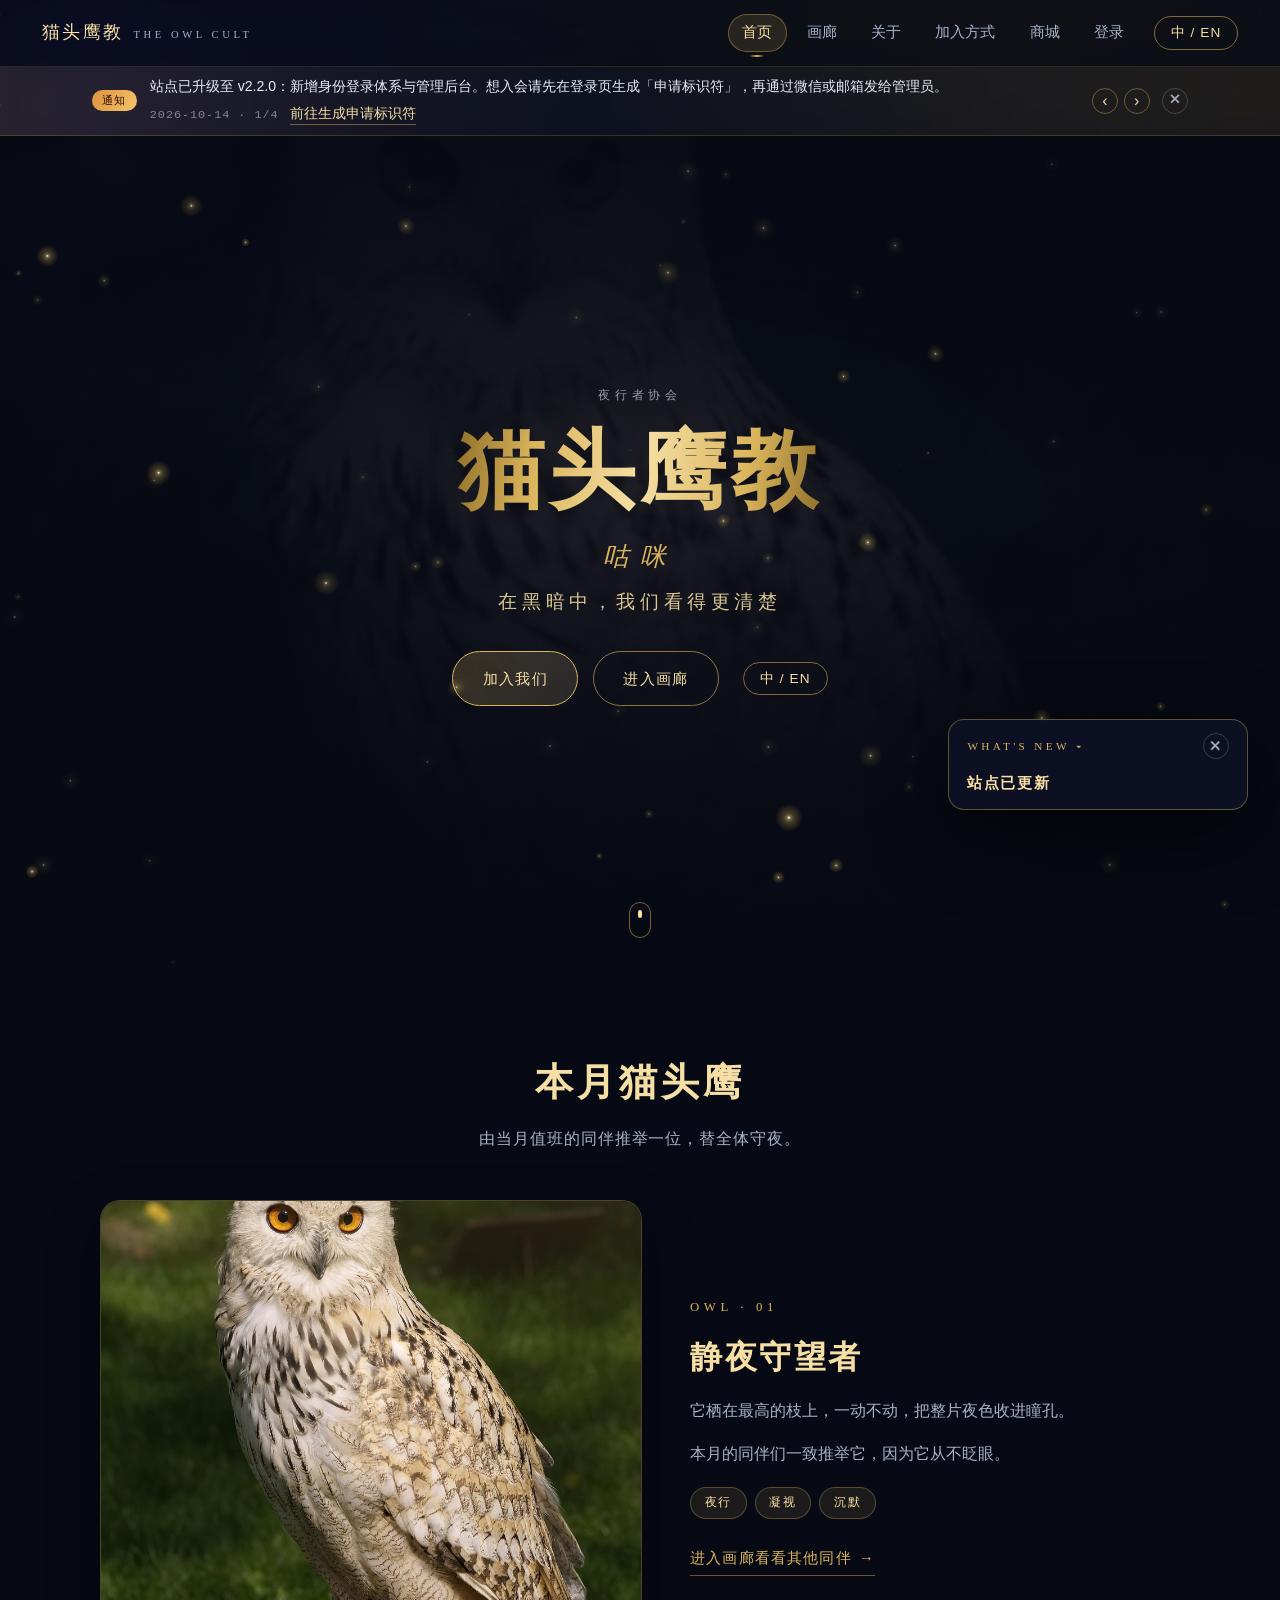
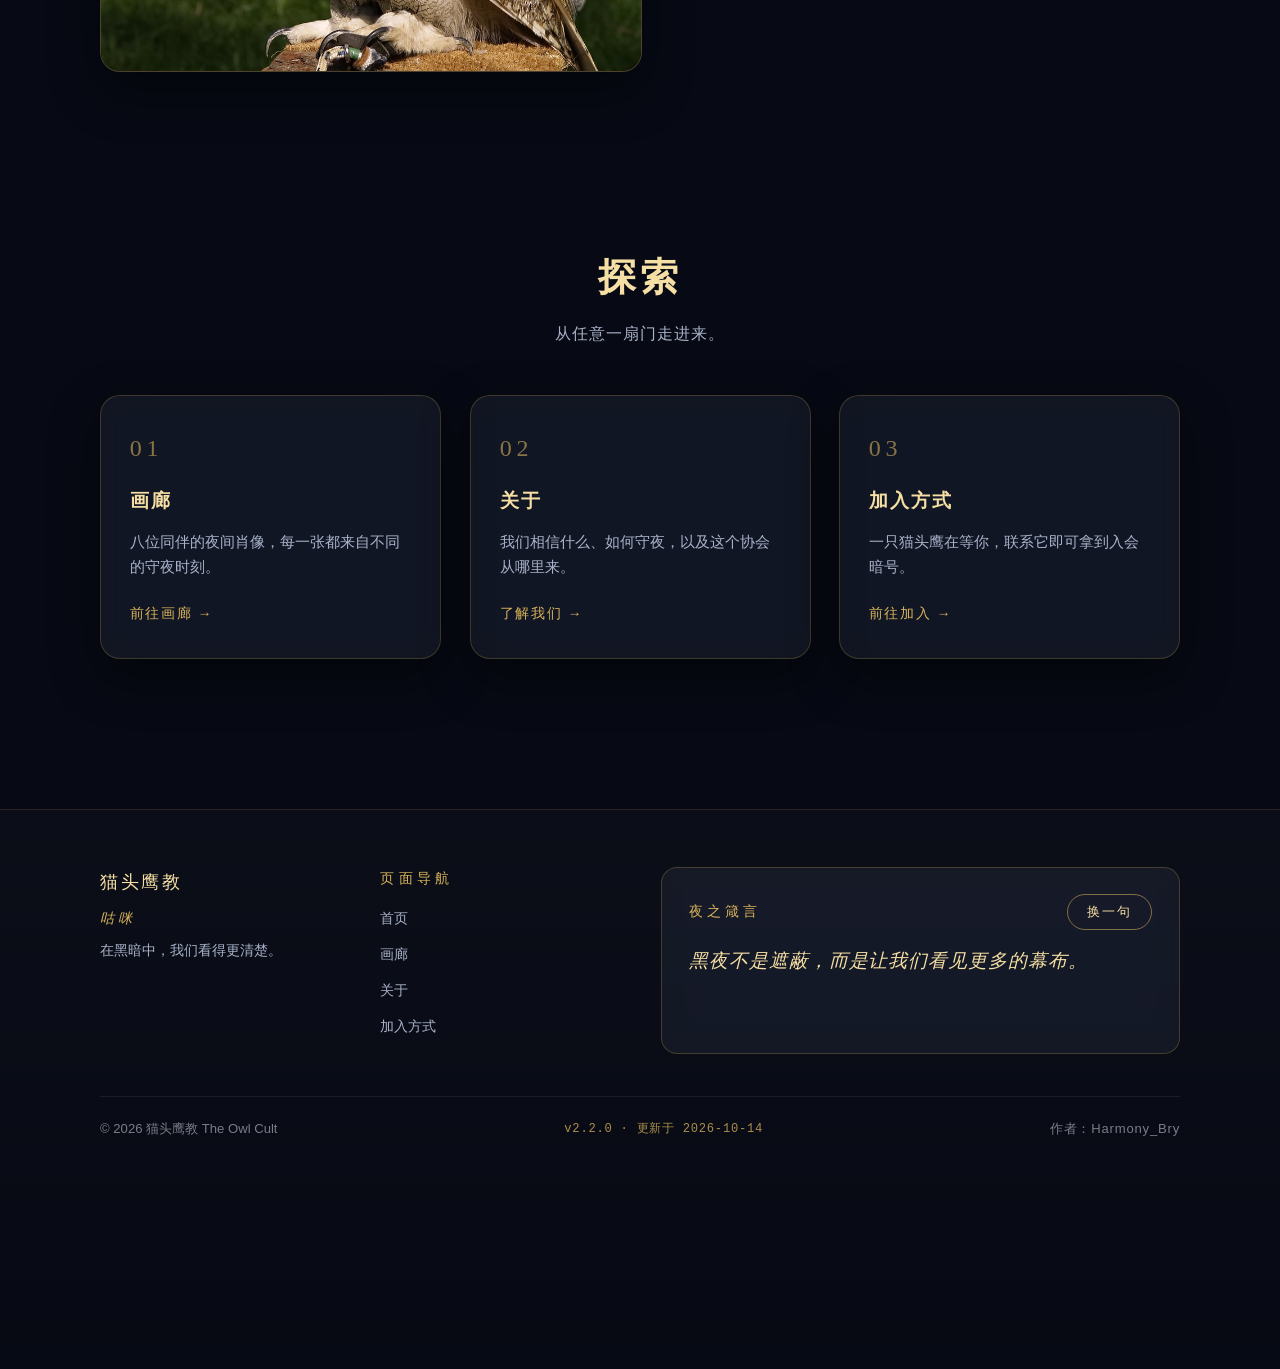
<file: index.html>
<!DOCTYPE html>
<html lang="zh-CN">
<head>
<meta charset="UTF-8">
<meta name="viewport" content="width=device-width, initial-scale=1">
<meta name="description" content="猫头鹰教 The Owl Cult —— 夜行者协会。在黑暗中，我们看得更清楚。">
<meta name="theme-color" content="#070a14">
<title>猫头鹰教 The Owl Cult</title>
<link rel="stylesheet" href="style.css">
</head>
<body data-page="index" data-title-zh="猫头鹰教 The Owl Cult" data-title-en="The Owl Cult">

<!-- 顶部滚动进度条 -->
<div class="scroll-progress" aria-hidden="true"></div>

<!-- 导航栏 -->
<header class="nav" id="siteNav">
  <a class="nav-brand" href="index.html">
    <span class="zh">猫头鹰教</span>
    <span class="en">The Owl Cult</span>
  </a>
  <button class="nav-toggle" type="button" aria-label="菜单" aria-expanded="false" aria-controls="navMenu">
    <span></span><span></span><span></span>
  </button>
  <nav class="nav-menu" id="navMenu">
    <a href="index.html" data-nav="index" data-zh="首页" data-en="Home">首页</a>
    <a href="gallery.html" data-nav="gallery" data-zh="画廊" data-en="Gallery">画廊</a>
    <a href="about.html" data-nav="about" data-zh="关于" data-en="About">关于</a>
    <a href="join.html" data-nav="join" data-zh="加入方式" data-en="Join">加入方式</a>
    <a href="shop.html" data-nav="shop" data-zh="商城" data-en="Shop">商城</a>
    <a href="login.html" data-account-link data-nav="member" data-zh="登录 / 会员" data-en="Sign in">登录</a>
    <button class="lang-switch" type="button" onclick="toggleLanguage()" data-lang-label>中 / EN</button>
  </nav>
</header>

<!-- 首屏 Hero -->
<section class="hero">
  <div class="hero-media" aria-hidden="true" style="--hero-img:url('owl1.jpg')"></div>
  <div class="hero-overlay" aria-hidden="true"></div>
  <canvas id="starCanvas" aria-hidden="true"></canvas>

  <div class="hero-content">
    <p class="hero-kicker" data-zh="夜行者协会" data-en="Night Walkers Society">夜行者协会</p>
    <h1 class="title" data-zh="猫头鹰教" data-en="The Owl Cult">猫头鹰教</h1>
    <p class="slogan" data-zh="咕咪" data-en="Gu Mi">咕咪</p>
    <p class="subtitle" data-zh="在黑暗中，我们看得更清楚" data-en="In the darkness, we see clearly">在黑暗中，我们看得更清楚</p>
    <div class="hero-actions">
      <a class="btn btn-primary" href="join.html" data-zh="加入我们" data-en="Join us">加入我们</a>
      <a class="btn" href="gallery.html" data-zh="进入画廊" data-en="Enter the gallery">进入画廊</a>
      <button class="lang-switch" type="button" onclick="toggleLanguage()" data-lang-label>中 / EN</button>
    </div>
  </div>

  <div class="hero-scroll" aria-hidden="true"><span></span></div>
</section>

<!-- 本月猫头鹰 -->
<section class="section" id="feature">
  <div class="section-head reveal">
    <h2 data-zh="本月猫头鹰" data-en="Owl of the Month">本月猫头鹰</h2>
    <p data-zh="由当月值班的同伴推举一位，替全体守夜。" data-en="Chosen by the member on duty, keeping watch for us all.">由当月值班的同伴推举一位，替全体守夜。</p>
  </div>

  <div class="feature">
    <div class="feature-media reveal" data-lightbox data-caption-zh="本月猫头鹰 · 静夜守望者" data-caption-en="Owl of the Month · Watcher of Still Nights">
      <img src="owl1.jpg" alt="本月猫头鹰" data-alt-zh="本月猫头鹰 · 静夜守望者" data-alt-en="Owl of the Month · Watcher of Still Nights" loading="lazy" decoding="async" width="1200" height="800">
    </div>

    <div class="feature-body reveal" data-delay="140">
      <span class="feature-no">OWL · 01</span>
      <h3 data-zh="静夜守望者" data-en="Watcher of Still Nights">静夜守望者</h3>
      <p data-zh="它栖在最高的枝上，一动不动，把整片夜色收进瞳孔。" data-en="It perches on the highest branch, motionless, gathering the whole night into its eyes.">它栖在最高的枝上，一动不动，把整片夜色收进瞳孔。</p>
      <p data-zh="本月的同伴们一致推举它，因为它从不眨眼。" data-en="The members chose it unanimously: it never blinks.">本月的同伴们一致推举它，因为它从不眨眼。</p>
      <div class="feature-tags">
        <span class="tag" data-zh="夜行" data-en="Nocturnal">夜行</span>
        <span class="tag" data-zh="凝视" data-en="Gazing">凝视</span>
        <span class="tag" data-zh="沉默" data-en="Silence">沉默</span>
      </div>
      <a class="feature-link" href="gallery.html">
        <span data-zh="进入画廊看看其他同伴" data-en="Meet the others in the gallery">进入画廊看看其他同伴</span>
        <span aria-hidden="true">→</span>
      </a>
    </div>
  </div>
</section>

<!-- 探索入口 -->
<section class="section" id="explore">
  <div class="section-head reveal">
    <h2 data-zh="探索" data-en="Explore">探索</h2>
    <p data-zh="从任意一扇门走进来。" data-en="Step in through any of these doors.">从任意一扇门走进来。</p>
  </div>

  <div class="explore-grid">
    <a class="card explore-card reveal" href="gallery.html">
      <span class="explore-no">01</span>
      <h3 data-zh="画廊" data-en="Gallery">画廊</h3>
      <p data-zh="八位同伴的夜间肖像，每一张都来自不同的守夜时刻。" data-en="Eight portraits from eight different nights on watch.">八位同伴的夜间肖像，每一张都来自不同的守夜时刻。</p>
      <span class="explore-more" data-zh="前往画廊 →" data-en="Open the gallery →">前往画廊 →</span>
    </a>

    <a class="card explore-card reveal" data-delay="120" href="about.html">
      <span class="explore-no">02</span>
      <h3 data-zh="关于" data-en="About">关于</h3>
      <p data-zh="我们相信什么、如何守夜，以及这个协会从哪里来。" data-en="What we believe, how we keep watch, and where this society began.">我们相信什么、如何守夜，以及这个协会从哪里来。</p>
      <span class="explore-more" data-zh="了解我们 →" data-en="Read about us →">了解我们 →</span>
    </a>

    <a class="card explore-card reveal" data-delay="240" href="join.html">
      <span class="explore-no">03</span>
      <h3 data-zh="加入方式" data-en="Join">加入方式</h3>
      <p data-zh="一只猫头鹰在等你，联系它即可拿到入会暗号。" data-en="An owl is waiting — reach out to receive the watchword.">一只猫头鹰在等你，联系它即可拿到入会暗号。</p>
      <span class="explore-more" data-zh="前往加入 →" data-en="Go to join →">前往加入 →</span>
    </a>
  </div>
</section>

<!-- 页脚 -->
<footer class="footer">
  <div class="footer-grid">
    <div class="footer-brand">
      <span class="brand-name">猫头鹰教</span>
      <p class="foot-slogan" data-zh="咕咪" data-en="Gu Mi">咕咪</p>
      <p data-zh="在黑暗中，我们看得更清楚。" data-en="In the darkness, we see clearly.">在黑暗中，我们看得更清楚。</p>
    </div>

    <div>
      <h4 data-zh="页面导航" data-en="Navigation">页面导航</h4>
      <ul class="footer-links">
        <li><a href="index.html" data-zh="首页" data-en="Home">首页</a></li>
        <li><a href="gallery.html" data-zh="画廊" data-en="Gallery">画廊</a></li>
        <li><a href="about.html" data-zh="关于" data-en="About">关于</a></li>
        <li><a href="join.html" data-zh="加入方式" data-en="Join">加入方式</a></li>
      </ul>
    </div>

    <div class="proverb-box">
      <div class="proverb-head">
        <h4 data-zh="夜之箴言" data-en="Night Proverb">夜之箴言</h4>
        <button class="proverb-btn" type="button" onclick="nextProverb()" data-zh="换一句" data-en="Another">换一句</button>
      </div>
      <p class="proverb-text" id="proverbText">黑夜不是遮蔽，而是让我们看见更多的幕布。</p>
    </div>
  </div>

  <div class="footer-bottom">
    <span data-zh="© 2026 猫头鹰教 The Owl Cult" data-en="© 2026 The Owl Cult">© 2026 猫头鹰教 The Owl Cult</span>
    <span class="author" data-zh="作者：Harmony_Bry" data-en="Author: Harmony_Bry">作者：Harmony_Bry</span>
  </div>
</footer>

<!-- 回到顶部 -->
<button class="to-top" type="button" aria-label="回到顶部" data-aria-zh="回到顶部" data-aria-en="Back to top">↑</button>

<script src="data.js"></script>
<script src="script.js"></script>
<script src="config.js"></script>
<script src="owl-sdk.js"></script>
<script src="owl-site.js"></script>
</body>
</html>
</file>
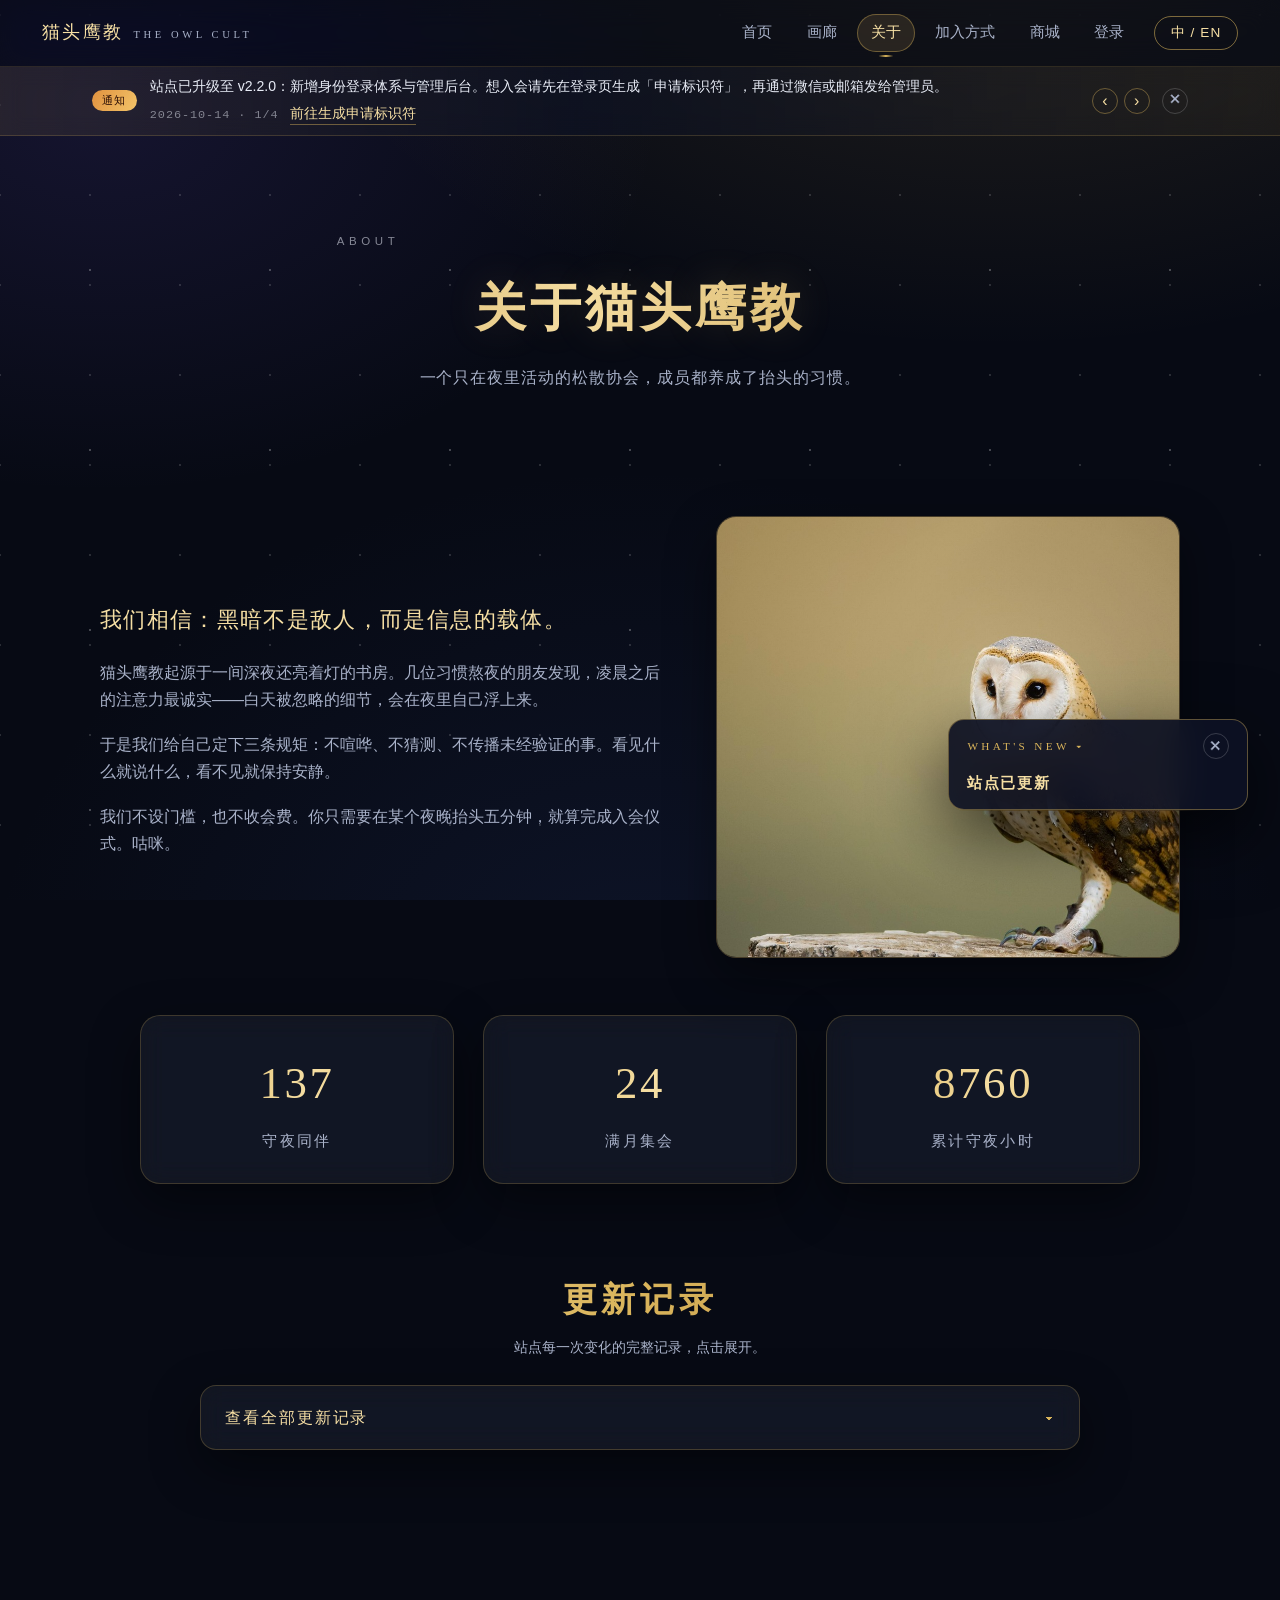
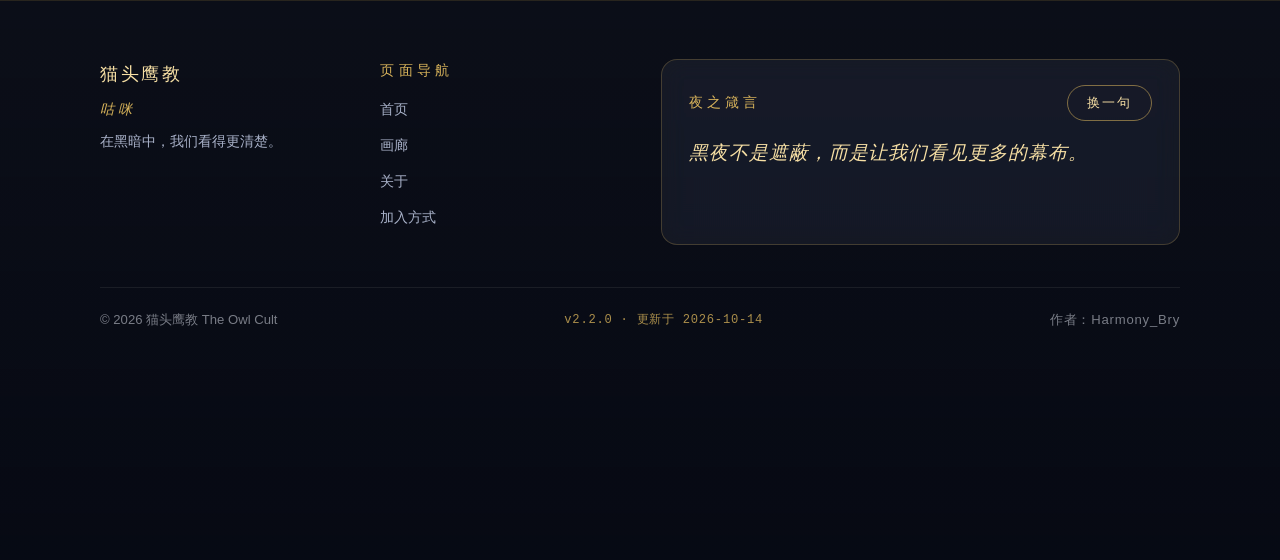
<file: about.html>
<!DOCTYPE html>
<html lang="zh-CN">
<head>
<meta charset="UTF-8">
<meta name="viewport" content="width=device-width, initial-scale=1">
<meta name="description" content="关于猫头鹰教 —— 我们相信什么、如何守夜，以及这个协会从哪里来。">
<meta name="theme-color" content="#070a14">
<title>关于 · 猫头鹰教</title>
<link rel="stylesheet" href="style.css">
</head>
<body data-page="about" data-title-zh="关于 · 猫头鹰教" data-title-en="About · The Owl Cult">

<div class="scroll-progress" aria-hidden="true"></div>

<header class="nav" id="siteNav">
  <a class="nav-brand" href="index.html">
    <span class="zh">猫头鹰教</span>
    <span class="en">The Owl Cult</span>
  </a>
  <button class="nav-toggle" type="button" aria-label="菜单" aria-expanded="false" aria-controls="navMenu">
    <span></span><span></span><span></span>
  </button>
  <nav class="nav-menu" id="navMenu">
    <a href="index.html" data-nav="index" data-zh="首页" data-en="Home">首页</a>
    <a href="gallery.html" data-nav="gallery" data-zh="画廊" data-en="Gallery">画廊</a>
    <a href="about.html" data-nav="about" data-zh="关于" data-en="About">关于</a>
    <a href="join.html" data-nav="join" data-zh="加入方式" data-en="Join">加入方式</a>
    <a href="shop.html" data-nav="shop" data-zh="商城" data-en="Shop">商城</a>
    <a href="login.html" data-account-link data-nav="member" data-zh="登录 / 会员" data-en="Sign in">登录</a>
    <button class="lang-switch" type="button" onclick="toggleLanguage()" data-lang-label>中 / EN</button>
  </nav>
</header>

<section class="page-hero">
  <p class="eyebrow" data-zh="About" data-en="About">About</p>
  <h1 data-zh="关于猫头鹰教" data-en="About The Owl Cult">关于猫头鹰教</h1>
  <p data-zh="一个只在夜里活动的松散协会，成员都养成了抬头的习惯。" data-en="A loose society that lives by night; every member has learned to look up.">一个只在夜里活动的松散协会，成员都养成了抬头的习惯。</p>
</section>

<section class="section">
  <div class="about-grid">
    <div class="about-text reveal">
      <p class="lede" data-zh="我们相信：黑暗不是敌人，而是信息的载体。" data-en="We believe darkness is not an enemy, but a carrier of information.">我们相信：黑暗不是敌人，而是信息的载体。</p>
      <p data-zh="猫头鹰教起源于一间深夜还亮着灯的书房。几位习惯熬夜的朋友发现，凌晨之后的注意力最诚实——白天被忽略的细节，会在夜里自己浮上来。" data-en="The Owl Cult began in a study that kept its lamp burning late. A few friends who stayed up found that attention is most honest after midnight: details ignored by day surface on their own at night.">猫头鹰教起源于一间深夜还亮着灯的书房。几位习惯熬夜的朋友发现，凌晨之后的注意力最诚实——白天被忽略的细节，会在夜里自己浮上来。</p>
      <p data-zh="于是我们给自己定下三条规矩：不喧哗、不猜测、不传播未经验证的事。看见什么就说什么，看不见就保持安静。" data-en="So we set three rules for ourselves: no clamor, no guessing, no spreading the unverified. Say what you saw; stay silent about what you did not.">于是我们给自己定下三条规矩：不喧哗、不猜测、不传播未经验证的事。看见什么就说什么，看不见就保持安静。</p>
      <p data-zh="我们不设门槛，也不收会费。你只需要在某个夜晚抬头五分钟，就算完成入会仪式。咕咪。" data-en="There is no threshold and no fee. Simply look up for five minutes on some night — that completes the initiation. Gu Mi.">我们不设门槛，也不收会费。你只需要在某个夜晚抬头五分钟，就算完成入会仪式。咕咪。</p>
    </div>

    <div class="about-media reveal" data-delay="140" data-lightbox data-caption-zh="协会的守夜同伴" data-caption-en="A night watcher of the society">
      <img src="owl4.jpg" alt="协会的守夜同伴" data-alt-zh="协会的守夜同伴" data-alt-en="A night watcher of the society" loading="lazy" decoding="async" width="1000" height="800">
    </div>
  </div>

  <div class="stats">
    <div class="card stat reveal">
      <span class="stat-num">137</span>
      <span class="stat-label" data-zh="守夜同伴" data-en="Night watchers">守夜同伴</span>
    </div>
    <div class="card stat reveal" data-delay="120">
      <span class="stat-num">24</span>
      <span class="stat-label" data-zh="满月集会" data-en="Full-moon gatherings">满月集会</span>
    </div>
    <div class="card stat reveal" data-delay="240">
      <span class="stat-num">8760</span>
      <span class="stat-label" data-zh="累计守夜小时" data-en="Cumulative hours on watch">累计守夜小时</span>
    </div>
  </div>
</section>

<section class="section changelog-section" id="changelogSection">
  <div class="cl-title-block reveal">
    <h2 class="cl-title" data-zh="更新记录" data-en="Changelog">更新记录</h2>
    <p class="cl-subtitle" data-zh="站点每一次变化的完整记录，点击展开。" data-en="The complete record of every change to this site — click to expand.">站点每一次变化的完整记录，点击展开。</p>
  </div>

  <!-- 可折叠的完整更新记录（默认收起），内容由 script.js 依据 data.js 渲染 -->
  <details class="changelog-panel" id="changelog">
    <summary class="cl-summary">
      <span data-zh="查看全部更新记录" data-en="View full changelog">查看全部更新记录</span>
      <span class="cl-arrow" aria-hidden="true">&#9662;</span>
    </summary>
    <div class="cl-body" id="changelogList"></div>
  </details>
</section>

<footer class="footer">
  <div class="footer-grid">
    <div class="footer-brand">
      <span class="brand-name">猫头鹰教</span>
      <p class="foot-slogan" data-zh="咕咪" data-en="Gu Mi">咕咪</p>
      <p data-zh="在黑暗中，我们看得更清楚。" data-en="In the darkness, we see clearly.">在黑暗中，我们看得更清楚。</p>
    </div>

    <div>
      <h4 data-zh="页面导航" data-en="Navigation">页面导航</h4>
      <ul class="footer-links">
        <li><a href="index.html" data-zh="首页" data-en="Home">首页</a></li>
        <li><a href="gallery.html" data-zh="画廊" data-en="Gallery">画廊</a></li>
        <li><a href="about.html" data-zh="关于" data-en="About">关于</a></li>
        <li><a href="join.html" data-zh="加入方式" data-en="Join">加入方式</a></li>
      </ul>
    </div>

    <div class="proverb-box">
      <div class="proverb-head">
        <h4 data-zh="夜之箴言" data-en="Night Proverb">夜之箴言</h4>
        <button class="proverb-btn" type="button" onclick="nextProverb()" data-zh="换一句" data-en="Another">换一句</button>
      </div>
      <p class="proverb-text" id="proverbText">黑夜不是遮蔽，而是让我们看见更多的幕布。</p>
    </div>
  </div>

  <div class="footer-bottom">
    <span data-zh="© 2026 猫头鹰教 The Owl Cult" data-en="© 2026 The Owl Cult">© 2026 猫头鹰教 The Owl Cult</span>
    <span class="author" data-zh="作者：Harmony_Bry" data-en="Author: Harmony_Bry">作者：Harmony_Bry</span>
  </div>
</footer>

<button class="to-top" type="button" aria-label="回到顶部" data-aria-zh="回到顶部" data-aria-en="Back to top">↑</button>

<script src="data.js"></script>
<script src="script.js"></script>
<script src="config.js"></script>
<script src="owl-sdk.js"></script>
<script src="owl-site.js"></script>
</body>
</html>
</file>
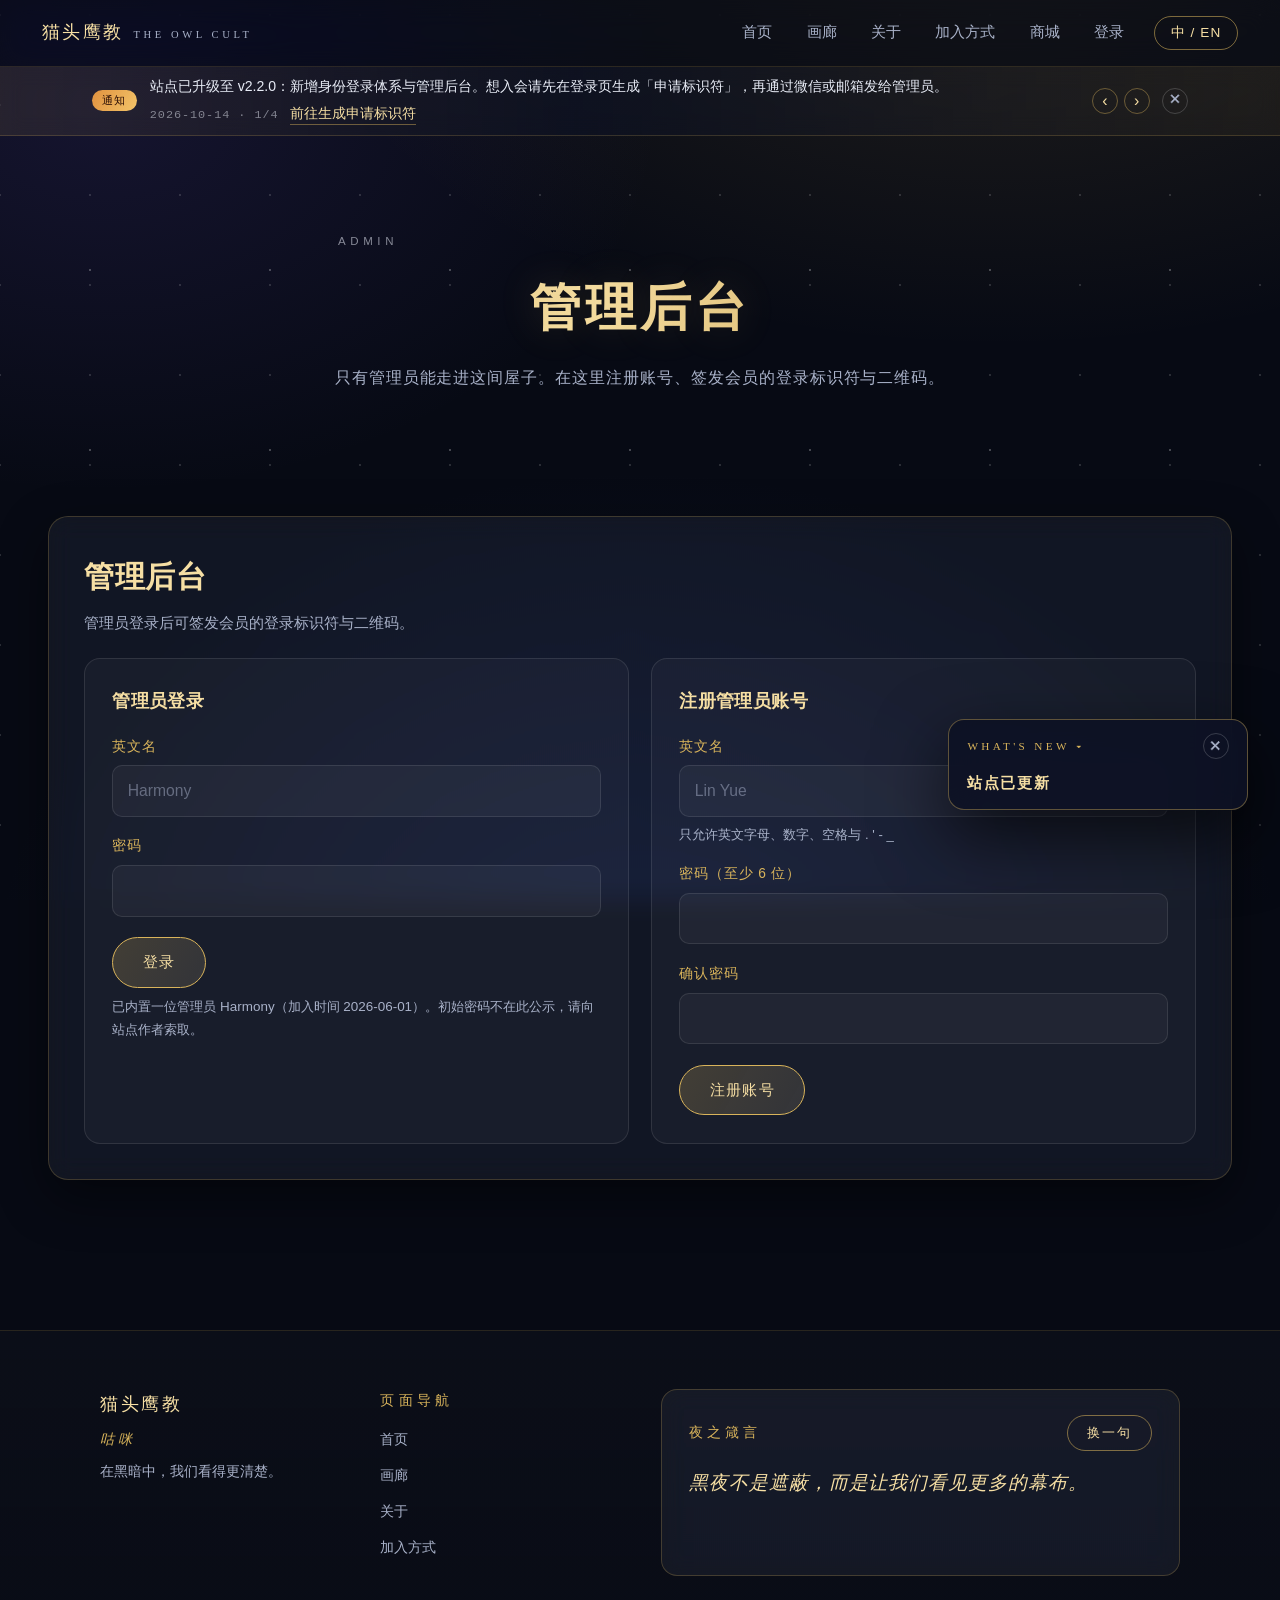
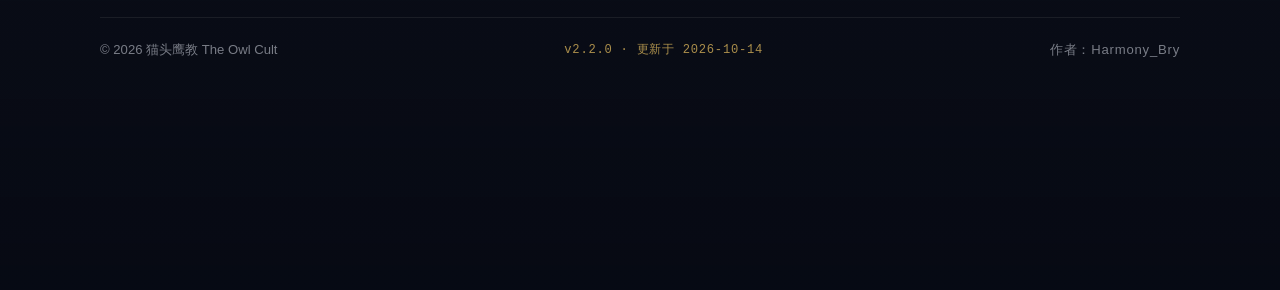
<file: admin.html>
<!DOCTYPE html>
<html lang="zh-CN">
<head>
<meta charset="UTF-8">
<meta name="viewport" content="width=device-width, initial-scale=1">
<meta name="description" content="猫头鹰教管理后台 —— 需要管理员身份。">
<meta name="theme-color" content="#070a14">
<title>管理后台 · 猫头鹰教</title>
<link rel="stylesheet" href="style.css">
</head>
<body data-page="admin" data-title-zh="管理后台 · 猫头鹰教" data-title-en="Admin console · The Owl Cult">

<div class="scroll-progress" aria-hidden="true"></div>

<header class="nav" id="siteNav">
  <a class="nav-brand" href="index.html">
    <span class="zh">猫头鹰教</span>
    <span class="en">The Owl Cult</span>
  </a>
  <button class="nav-toggle" type="button" aria-label="菜单" aria-expanded="false" aria-controls="navMenu">
    <span></span><span></span><span></span>
  </button>
  <nav class="nav-menu" id="navMenu">
    <a href="index.html" data-nav="index" data-zh="首页" data-en="Home">首页</a>
    <a href="gallery.html" data-nav="gallery" data-zh="画廊" data-en="Gallery">画廊</a>
    <a href="about.html" data-nav="about" data-zh="关于" data-en="About">关于</a>
    <a href="join.html" data-nav="join" data-zh="加入方式" data-en="Join">加入方式</a>
    <a href="shop.html" data-nav="shop" data-zh="商城" data-en="Shop">商城</a>
    <a href="login.html" data-account-link data-nav="member" data-zh="登录 / 会员" data-en="Sign in">登录</a>
    <button class="lang-switch" type="button" onclick="toggleLanguage()" data-lang-label>中 / EN</button>
  </nav>
</header>

<section class="page-hero">
  <p class="eyebrow">Admin</p>
  <h1 data-zh="管理后台" data-en="Admin console">管理后台</h1>
  <p data-zh="只有管理员能走进这间屋子。在这里注册账号、签发会员的登录标识符与二维码。"
     data-en="Only administrators may enter this room. Register accounts here and issue members their sign-in identifiers and QR codes.">只有管理员能走进这间屋子。在这里注册账号、签发会员的登录标识符与二维码。</p>
</section>

<section class="section">
  <!-- 管理后台：未登录显示登录/注册表单，已登录显示控制台（由 page-admin-console.js 渲染） -->
  <div id="adminApp">
    <div class="card admin-gate">
      <div class="qr-head">
        <h2 class="qr-title">管理后台</h2>
        <p class="qr-sub">正在确认登录状态…</p>
      </div>
    </div>
  </div>

  <noscript>
    <p class="state-note is-danger">本页需要启用 JavaScript 才能使用管理后台。</p>
  </noscript>
</section>

<footer class="footer">
  <div class="footer-grid">
    <div class="footer-brand">
      <span class="brand-name">猫头鹰教</span>
      <p class="foot-slogan" data-zh="咕咪" data-en="Gu Mi">咕咪</p>
      <p data-zh="在黑暗中，我们看得更清楚。" data-en="In the darkness, we see clearly.">在黑暗中，我们看得更清楚。</p>
    </div>

    <div>
      <h4 data-zh="页面导航" data-en="Navigation">页面导航</h4>
      <ul class="footer-links">
        <li><a href="index.html" data-zh="首页" data-en="Home">首页</a></li>
        <li><a href="gallery.html" data-zh="画廊" data-en="Gallery">画廊</a></li>
        <li><a href="about.html" data-zh="关于" data-en="About">关于</a></li>
        <li><a href="join.html" data-zh="加入方式" data-en="Join">加入方式</a></li>
      </ul>
    </div>

    <div class="proverb-box">
      <div class="proverb-head">
        <h4 data-zh="夜之箴言" data-en="Night Proverb">夜之箴言</h4>
        <button class="proverb-btn" type="button" onclick="nextProverb()" data-zh="换一句" data-en="Another">换一句</button>
      </div>
      <p class="proverb-text" id="proverbText">黑夜不是遮蔽，而是让我们看见更多的幕布。</p>
    </div>
  </div>

  <div class="footer-bottom">
    <span data-zh="© 2026 猫头鹰教 The Owl Cult" data-en="© 2026 The Owl Cult">© 2026 猫头鹰教 The Owl Cult</span>
    <span class="author" data-zh="作者：Harmony_Bry" data-en="Author: Harmony_Bry">作者：Harmony_Bry</span>
  </div>
</footer>

<button class="to-top" type="button" aria-label="回到顶部" data-aria-zh="回到顶部" data-aria-en="Back to top">↑</button>

<script src="data.js"></script>
<script src="script.js"></script>
<script src="config.js"></script>
<script src="owl-sdk.js"></script>
<script src="owl-site.js"></script>
<script src="owl-id.js"></script>
<script src="owl-admins.js"></script>
<script src="qr.js"></script>
<script src="owl-idcard.js"></script>
<script src="page-admin-console.js"></script>
</body>
</html>
</file>
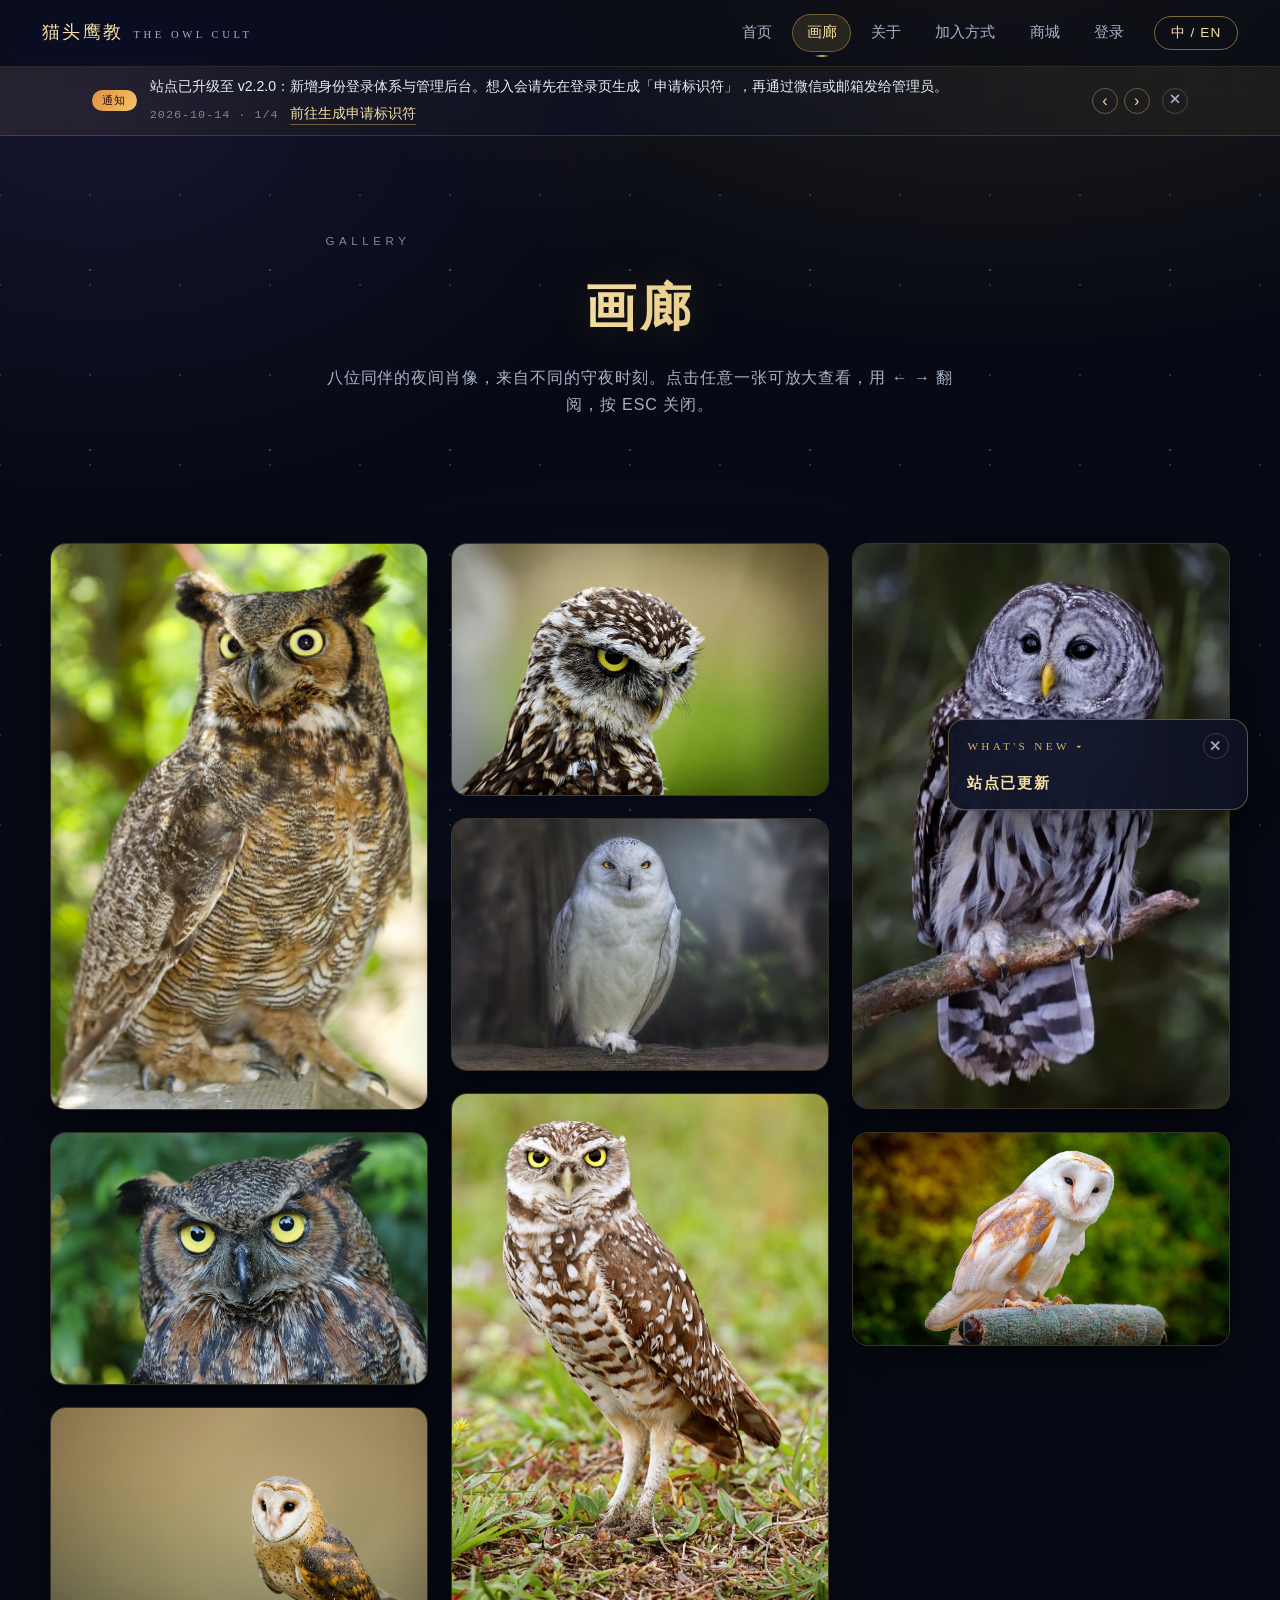
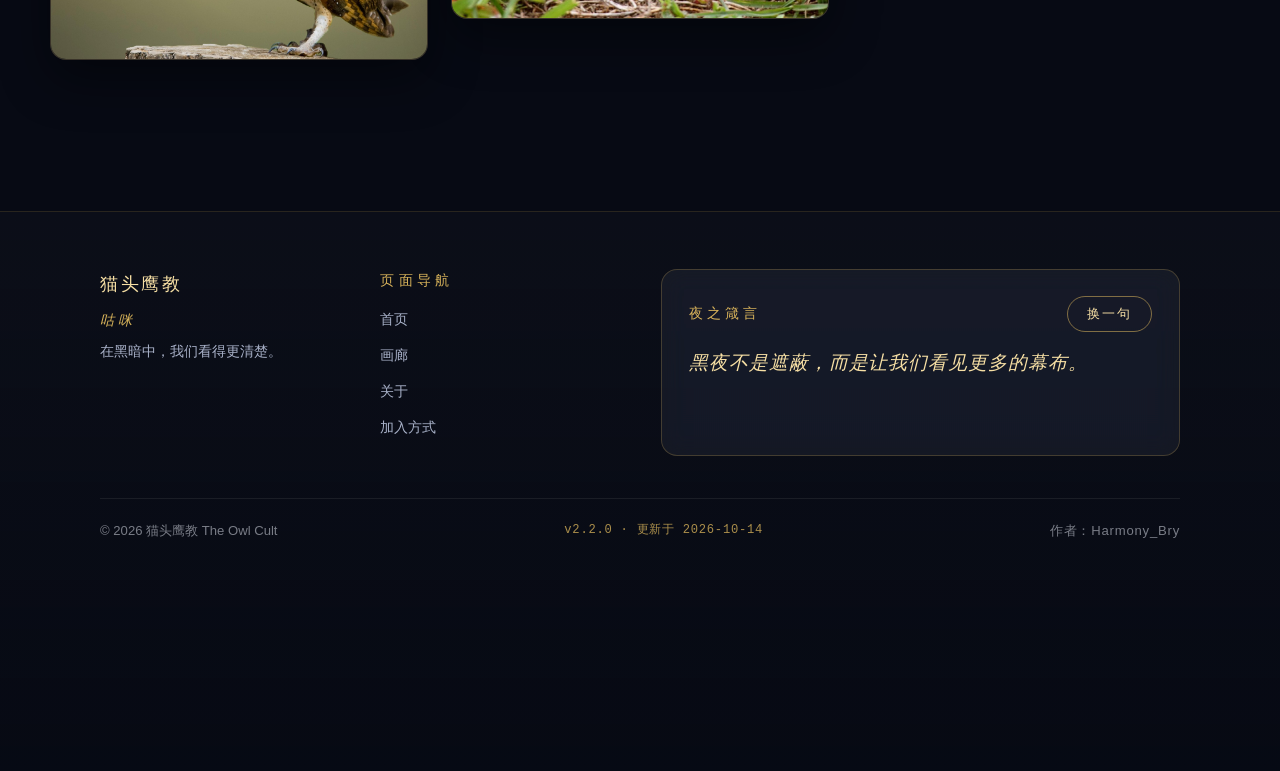
<file: gallery.html>
<!DOCTYPE html>
<html lang="zh-CN">
<head>
<meta charset="UTF-8">
<meta name="viewport" content="width=device-width, initial-scale=1">
<meta name="description" content="猫头鹰教画廊 —— 八位同伴的夜间肖像，点击可放大查看。">
<meta name="theme-color" content="#070a14">
<title>画廊 · 猫头鹰教</title>
<link rel="stylesheet" href="style.css">
</head>
<body data-page="gallery" data-title-zh="画廊 · 猫头鹰教" data-title-en="Gallery · The Owl Cult">

<div class="scroll-progress" aria-hidden="true"></div>

<header class="nav" id="siteNav">
  <a class="nav-brand" href="index.html">
    <span class="zh">猫头鹰教</span>
    <span class="en">The Owl Cult</span>
  </a>
  <button class="nav-toggle" type="button" aria-label="菜单" aria-expanded="false" aria-controls="navMenu">
    <span></span><span></span><span></span>
  </button>
  <nav class="nav-menu" id="navMenu">
    <a href="index.html" data-nav="index" data-zh="首页" data-en="Home">首页</a>
    <a href="gallery.html" data-nav="gallery" data-zh="画廊" data-en="Gallery">画廊</a>
    <a href="about.html" data-nav="about" data-zh="关于" data-en="About">关于</a>
    <a href="join.html" data-nav="join" data-zh="加入方式" data-en="Join">加入方式</a>
    <a href="shop.html" data-nav="shop" data-zh="商城" data-en="Shop">商城</a>
    <a href="login.html" data-account-link data-nav="member" data-zh="登录 / 会员" data-en="Sign in">登录</a>
    <button class="lang-switch" type="button" onclick="toggleLanguage()" data-lang-label>中 / EN</button>
  </nav>
</header>

<section class="page-hero">
  <p class="eyebrow" data-zh="Gallery" data-en="Gallery">Gallery</p>
  <h1 data-zh="画廊" data-en="Gallery">画廊</h1>
  <p data-zh="八位同伴的夜间肖像，来自不同的守夜时刻。点击任意一张可放大查看，用 ← → 翻阅，按 ESC 关闭。" data-en="Eight portraits from eight nights on watch. Click any image to enlarge, browse with ← →, close with ESC.">八位同伴的夜间肖像，来自不同的守夜时刻。点击任意一张可放大查看，用 ← → 翻阅，按 ESC 关闭。</p>
</section>

<section class="section">
  <div class="masonry" id="galleryGrid"></div>
  <noscript>
    <p class="join-note">画廊需要启用 JavaScript 才能加载图片。</p>
  </noscript>
</section>

<footer class="footer">
  <div class="footer-grid">
    <div class="footer-brand">
      <span class="brand-name">猫头鹰教</span>
      <p class="foot-slogan" data-zh="咕咪" data-en="Gu Mi">咕咪</p>
      <p data-zh="在黑暗中，我们看得更清楚。" data-en="In the darkness, we see clearly.">在黑暗中，我们看得更清楚。</p>
    </div>

    <div>
      <h4 data-zh="页面导航" data-en="Navigation">页面导航</h4>
      <ul class="footer-links">
        <li><a href="index.html" data-zh="首页" data-en="Home">首页</a></li>
        <li><a href="gallery.html" data-zh="画廊" data-en="Gallery">画廊</a></li>
        <li><a href="about.html" data-zh="关于" data-en="About">关于</a></li>
        <li><a href="join.html" data-zh="加入方式" data-en="Join">加入方式</a></li>
      </ul>
    </div>

    <div class="proverb-box">
      <div class="proverb-head">
        <h4 data-zh="夜之箴言" data-en="Night Proverb">夜之箴言</h4>
        <button class="proverb-btn" type="button" onclick="nextProverb()" data-zh="换一句" data-en="Another">换一句</button>
      </div>
      <p class="proverb-text" id="proverbText">黑夜不是遮蔽，而是让我们看见更多的幕布。</p>
    </div>
  </div>

  <div class="footer-bottom">
    <span data-zh="© 2026 猫头鹰教 The Owl Cult" data-en="© 2026 The Owl Cult">© 2026 猫头鹰教 The Owl Cult</span>
    <span class="author" data-zh="作者：Harmony_Bry" data-en="Author: Harmony_Bry">作者：Harmony_Bry</span>
  </div>
</footer>

<button class="to-top" type="button" aria-label="回到顶部" data-aria-zh="回到顶部" data-aria-en="Back to top">↑</button>

<script src="data.js"></script>
<script src="script.js"></script>
<script src="config.js"></script>
<script src="owl-sdk.js"></script>
<script src="owl-site.js"></script>
</body>
</html>
</file>
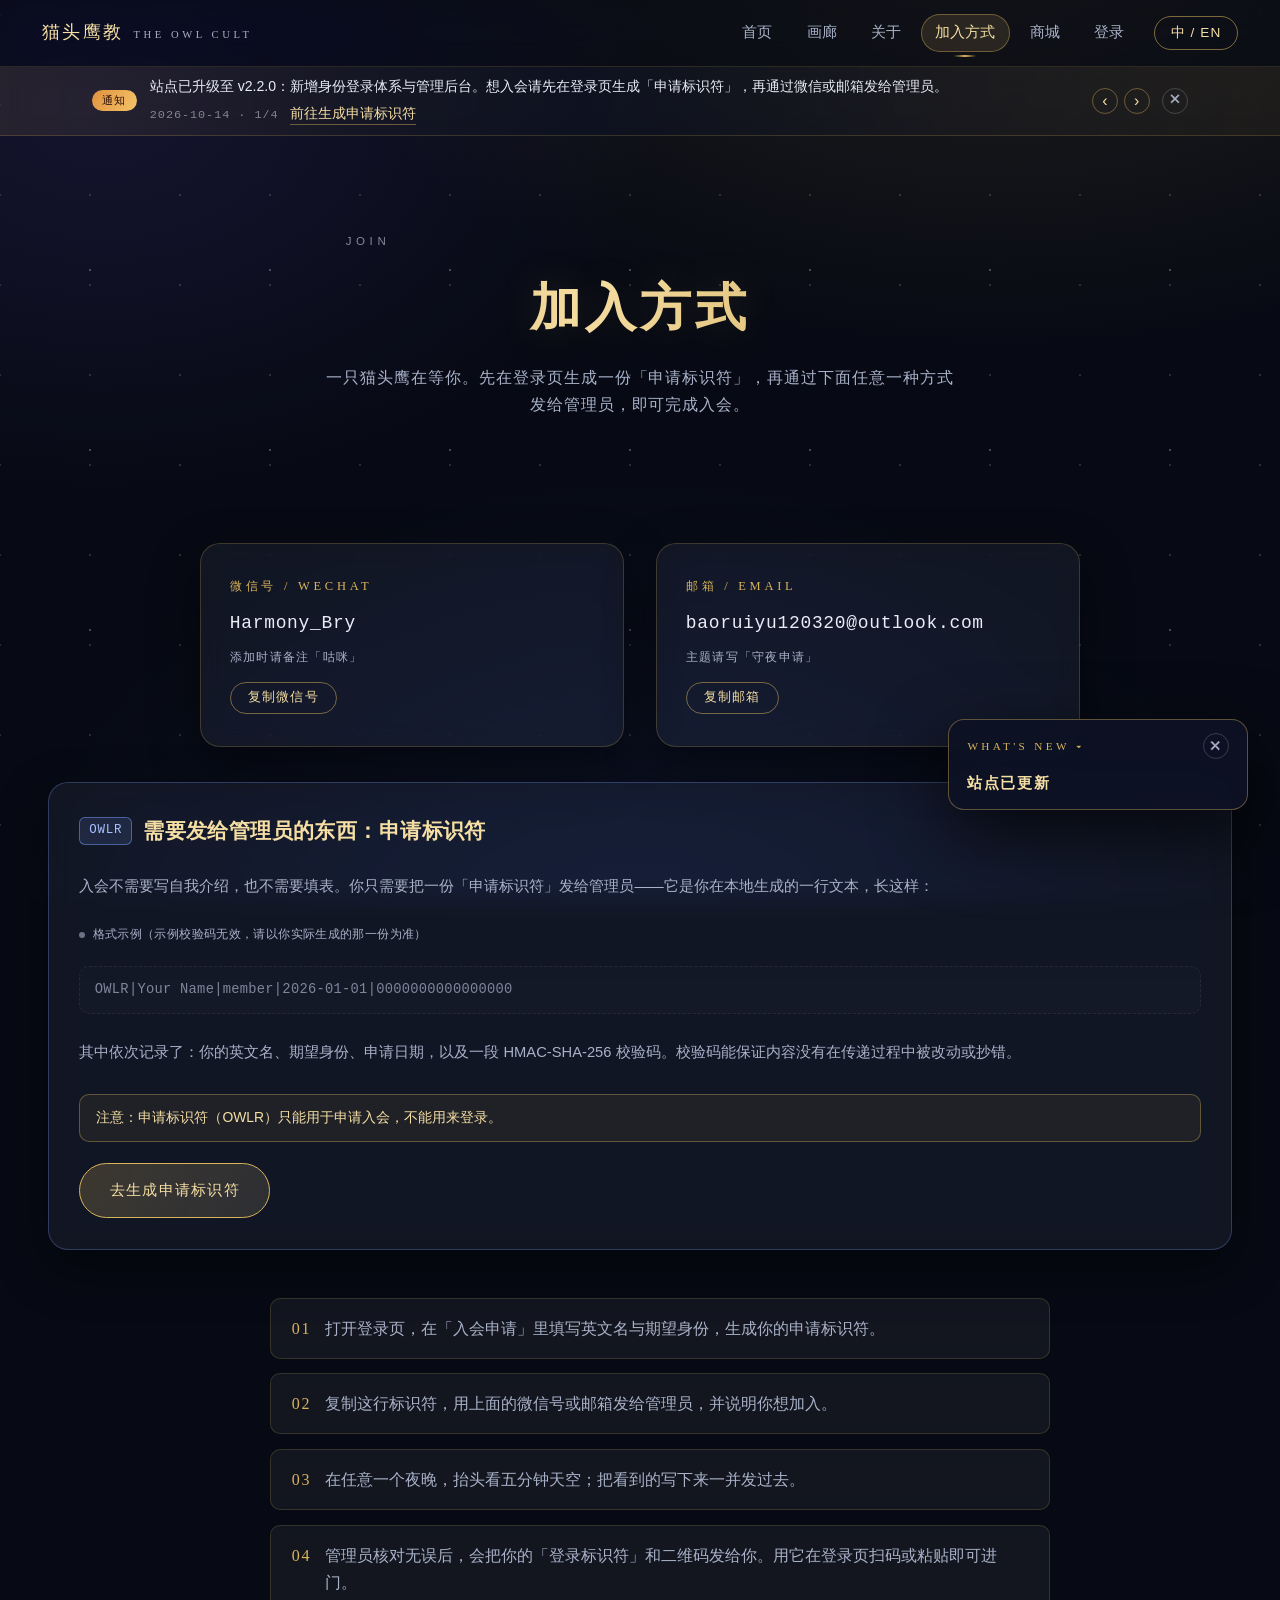
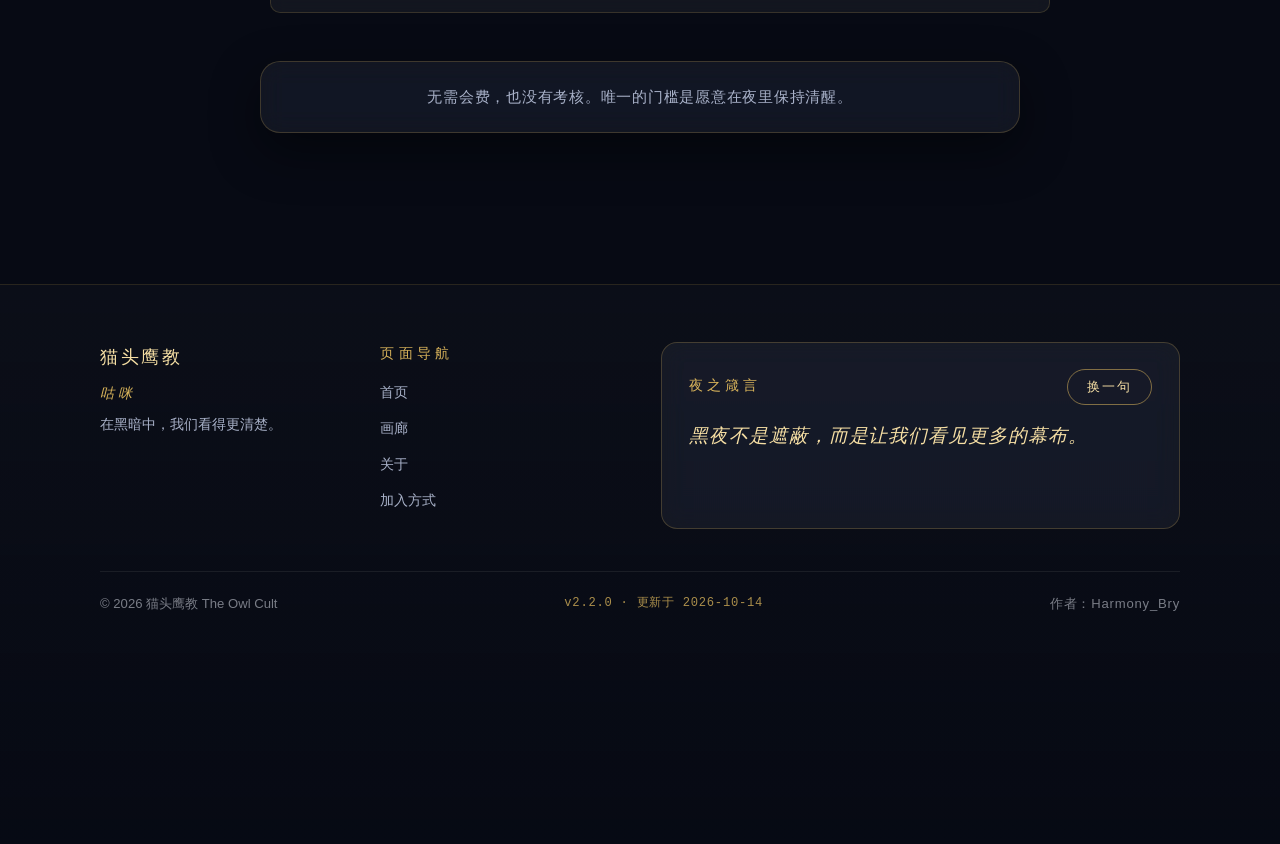
<file: join.html>
<!DOCTYPE html>
<html lang="zh-CN">
<head>
<meta charset="UTF-8">
<meta name="viewport" content="width=device-width, initial-scale=1">
<meta name="description" content="加入猫头鹰教 —— 微信 Harmony_Bry，邮箱 baoruiyu120320@outlook.com。">
<meta name="theme-color" content="#070a14">
<title>加入方式 · 猫头鹰教</title>
<link rel="stylesheet" href="style.css">
</head>
<body data-page="join" data-title-zh="加入方式 · 猫头鹰教" data-title-en="Join · The Owl Cult">

<div class="scroll-progress" aria-hidden="true"></div>

<header class="nav" id="siteNav">
  <a class="nav-brand" href="index.html">
    <span class="zh">猫头鹰教</span>
    <span class="en">The Owl Cult</span>
  </a>
  <button class="nav-toggle" type="button" aria-label="菜单" aria-expanded="false" aria-controls="navMenu">
    <span></span><span></span><span></span>
  </button>
  <nav class="nav-menu" id="navMenu">
    <a href="index.html" data-nav="index" data-zh="首页" data-en="Home">首页</a>
    <a href="gallery.html" data-nav="gallery" data-zh="画廊" data-en="Gallery">画廊</a>
    <a href="about.html" data-nav="about" data-zh="关于" data-en="About">关于</a>
    <a href="join.html" data-nav="join" data-zh="加入方式" data-en="Join">加入方式</a>
    <a href="shop.html" data-nav="shop" data-zh="商城" data-en="Shop">商城</a>
    <a href="login.html" data-account-link data-nav="member" data-zh="登录 / 会员" data-en="Sign in">登录</a>
    <button class="lang-switch" type="button" onclick="toggleLanguage()" data-lang-label>中 / EN</button>
  </nav>
</header>

<section class="page-hero">
  <p class="eyebrow" data-zh="Join" data-en="Join">Join</p>
  <h1 data-zh="加入方式" data-en="How to Join">加入方式</h1>
  <p data-zh="一只猫头鹰在等你。先在登录页生成一份「申请标识符」，再通过下面任意一种方式发给管理员，即可完成入会。"
     data-en="An owl is waiting. Generate an application code on the sign-in page, then send it to the administrator through either channel below to join.">一只猫头鹰在等你。先在登录页生成一份「申请标识符」，再通过下面任意一种方式发给管理员，即可完成入会。</p>
</section>

<section class="section">
  <div class="join-grid">
    <div class="card join-item reveal" style="cursor:default">
      <span class="join-label" data-zh="微信号 / WeChat" data-en="WeChat ID">微信号 / WeChat</span>
      <span class="join-value" id="wechatValue" data-raw="Harmony_Bry" style="user-select:all">Harmony_Bry
        <small data-zh="添加时请备注「咕咪」" data-en="Please mention “Gu Mi” when adding">添加时请备注「咕咪」</small>
      </span>
      <button class="copy-btn" type="button" data-copy="#wechatValue" data-zh="复制微信号" data-en="Copy WeChat ID">复制微信号</button>
    </div>

    <div class="card join-item reveal" data-delay="140" style="cursor:default">
      <span class="join-label" data-zh="邮箱 / Email" data-en="Email">邮箱 / Email</span>
      <span class="join-value" id="emailValue" data-raw="baoruiyu120320@outlook.com" style="user-select:all">baoruiyu120320@outlook.com
        <small data-zh="主题请写「守夜申请」" data-en="Subject line: “Night Watch Application”">主题请写「守夜申请」</small>
      </span>
      <button class="copy-btn" type="button" data-copy="#emailValue" data-zh="复制邮箱" data-en="Copy email">复制邮箱</button>
    </div>
  </div>

  <!-- 入会需要发送什么：解释「申请标识符」 -->
  <div class="card join-idcard reveal">
    <div class="join-idcard-head">
      <span class="owl-idtype-tag is-request">OWLR</span>
      <h2 class="join-idcard-title" data-zh="需要发给管理员的东西：申请标识符"
          data-en="What to send the administrator: an application code">需要发给管理员的东西：申请标识符</h2>
    </div>

    <p class="join-idcard-lead" data-zh="入会不需要写自我介绍，也不需要填表。你只需要把一份「申请标识符」发给管理员——它是你在本地生成的一行文本，长这样："
       data-en="Joining needs no cover letter and no form. You only send the administrator an “application code” — one line of text generated locally, looking like this:">入会不需要写自我介绍，也不需要填表。你只需要把一份「申请标识符」发给管理员——它是你在本地生成的一行文本，长这样：</p>

    <p class="owl-sample-label" data-zh="格式示例（示例校验码无效，请以你实际生成的那一份为准）"
       data-en="Format example (the sample checksum is invalid — use the code you actually generated)">格式示例（示例校验码无效，请以你实际生成的那一份为准）</p>
    <p class="qr-mono qr-format is-sample">OWLR|Your Name|member|2026-01-01|0000000000000000</p>

    <p class="join-idcard-lead" data-zh="其中依次记录了：你的英文名、期望身份、申请日期，以及一段 HMAC-SHA-256 校验码。校验码能保证内容没有在传递过程中被改动或抄错。"
       data-en="It records, in order: your English name, requested role, the application date, and an HMAC-SHA-256 checksum that proves the text was not altered in transit.">其中依次记录了：你的英文名、期望身份、申请日期，以及一段 HMAC-SHA-256 校验码。校验码能保证内容没有在传递过程中被改动或抄错。</p>

    <div class="owl-apply-note" data-zh="注意：申请标识符（OWLR）只能用于申请入会，不能用来登录。"
         data-en="Note: an application code (OWLR) is only for applying — it cannot be used to sign in.">注意：申请标识符（OWLR）只能用于申请入会，不能用来登录。</div>

    <div class="qr-actions">
      <a class="btn btn-primary" href="login.html" data-zh="去生成申请标识符" data-en="Generate your application code">去生成申请标识符</a>
    </div>
  </div>

  <ol class="join-steps">
    <li class="reveal">
      <span class="step-no">01</span>
      <span data-zh="打开登录页，在「入会申请」里填写英文名与期望身份，生成你的申请标识符。"
            data-en="Open the sign-in page, fill in your English name and requested role under “Membership application”, and generate your application code.">打开登录页，在「入会申请」里填写英文名与期望身份，生成你的申请标识符。</span>
    </li>
    <li class="reveal" data-delay="120">
      <span class="step-no">02</span>
      <span data-zh="复制这行标识符，用上面的微信号或邮箱发给管理员，并说明你想加入。"
            data-en="Copy it and send it to the administrator by WeChat or email above, saying you would like to join.">复制这行标识符，用上面的微信号或邮箱发给管理员，并说明你想加入。</span>
    </li>
    <li class="reveal" data-delay="240">
      <span class="step-no">03</span>
      <span data-zh="在任意一个夜晚，抬头看五分钟天空；把看到的写下来一并发过去。"
            data-en="On any night, look up at the sky for five minutes and send along what you saw.">在任意一个夜晚，抬头看五分钟天空；把看到的写下来一并发过去。</span>
    </li>
    <li class="reveal" data-delay="360">
      <span class="step-no">04</span>
      <span data-zh="管理员核对无误后，会把你的「登录标识符」和二维码发给你。用它在登录页扫码或粘贴即可进门。"
            data-en="Once verified, the administrator sends you your sign-in identifier and QR code. Scan it or paste it on the sign-in page to get in.">管理员核对无误后，会把你的「登录标识符」和二维码发给你。用它在登录页扫码或粘贴即可进门。</span>
    </li>
  </ol>

  <p class="join-note card" data-zh="无需会费，也没有考核。唯一的门槛是愿意在夜里保持清醒。" data-en="No fees, no exams. The only threshold is a willingness to stay awake at night.">无需会费，也没有考核。唯一的门槛是愿意在夜里保持清醒。</p>
</section>

<footer class="footer">
  <div class="footer-grid">
    <div class="footer-brand">
      <span class="brand-name">猫头鹰教</span>
      <p class="foot-slogan" data-zh="咕咪" data-en="Gu Mi">咕咪</p>
      <p data-zh="在黑暗中，我们看得更清楚。" data-en="In the darkness, we see clearly.">在黑暗中，我们看得更清楚。</p>
    </div>

    <div>
      <h4 data-zh="页面导航" data-en="Navigation">页面导航</h4>
      <ul class="footer-links">
        <li><a href="index.html" data-zh="首页" data-en="Home">首页</a></li>
        <li><a href="gallery.html" data-zh="画廊" data-en="Gallery">画廊</a></li>
        <li><a href="about.html" data-zh="关于" data-en="About">关于</a></li>
        <li><a href="join.html" data-zh="加入方式" data-en="Join">加入方式</a></li>
      </ul>
    </div>

    <div class="proverb-box">
      <div class="proverb-head">
        <h4 data-zh="夜之箴言" data-en="Night Proverb">夜之箴言</h4>
        <button class="proverb-btn" type="button" onclick="nextProverb()" data-zh="换一句" data-en="Another">换一句</button>
      </div>
      <p class="proverb-text" id="proverbText">黑夜不是遮蔽，而是让我们看见更多的幕布。</p>
    </div>
  </div>

  <div class="footer-bottom">
    <span data-zh="© 2026 猫头鹰教 The Owl Cult" data-en="© 2026 The Owl Cult">© 2026 猫头鹰教 The Owl Cult</span>
    <span class="author" data-zh="作者：Harmony_Bry" data-en="Author: Harmony_Bry">作者：Harmony_Bry</span>
  </div>
</footer>

<button class="to-top" type="button" aria-label="回到顶部" data-aria-zh="回到顶部" data-aria-en="Back to top">↑</button>

<script src="data.js"></script>
<script src="script.js"></script>
<script src="config.js"></script>
<script src="owl-sdk.js"></script>
<script src="owl-site.js"></script>
</body>
</html>
</file>
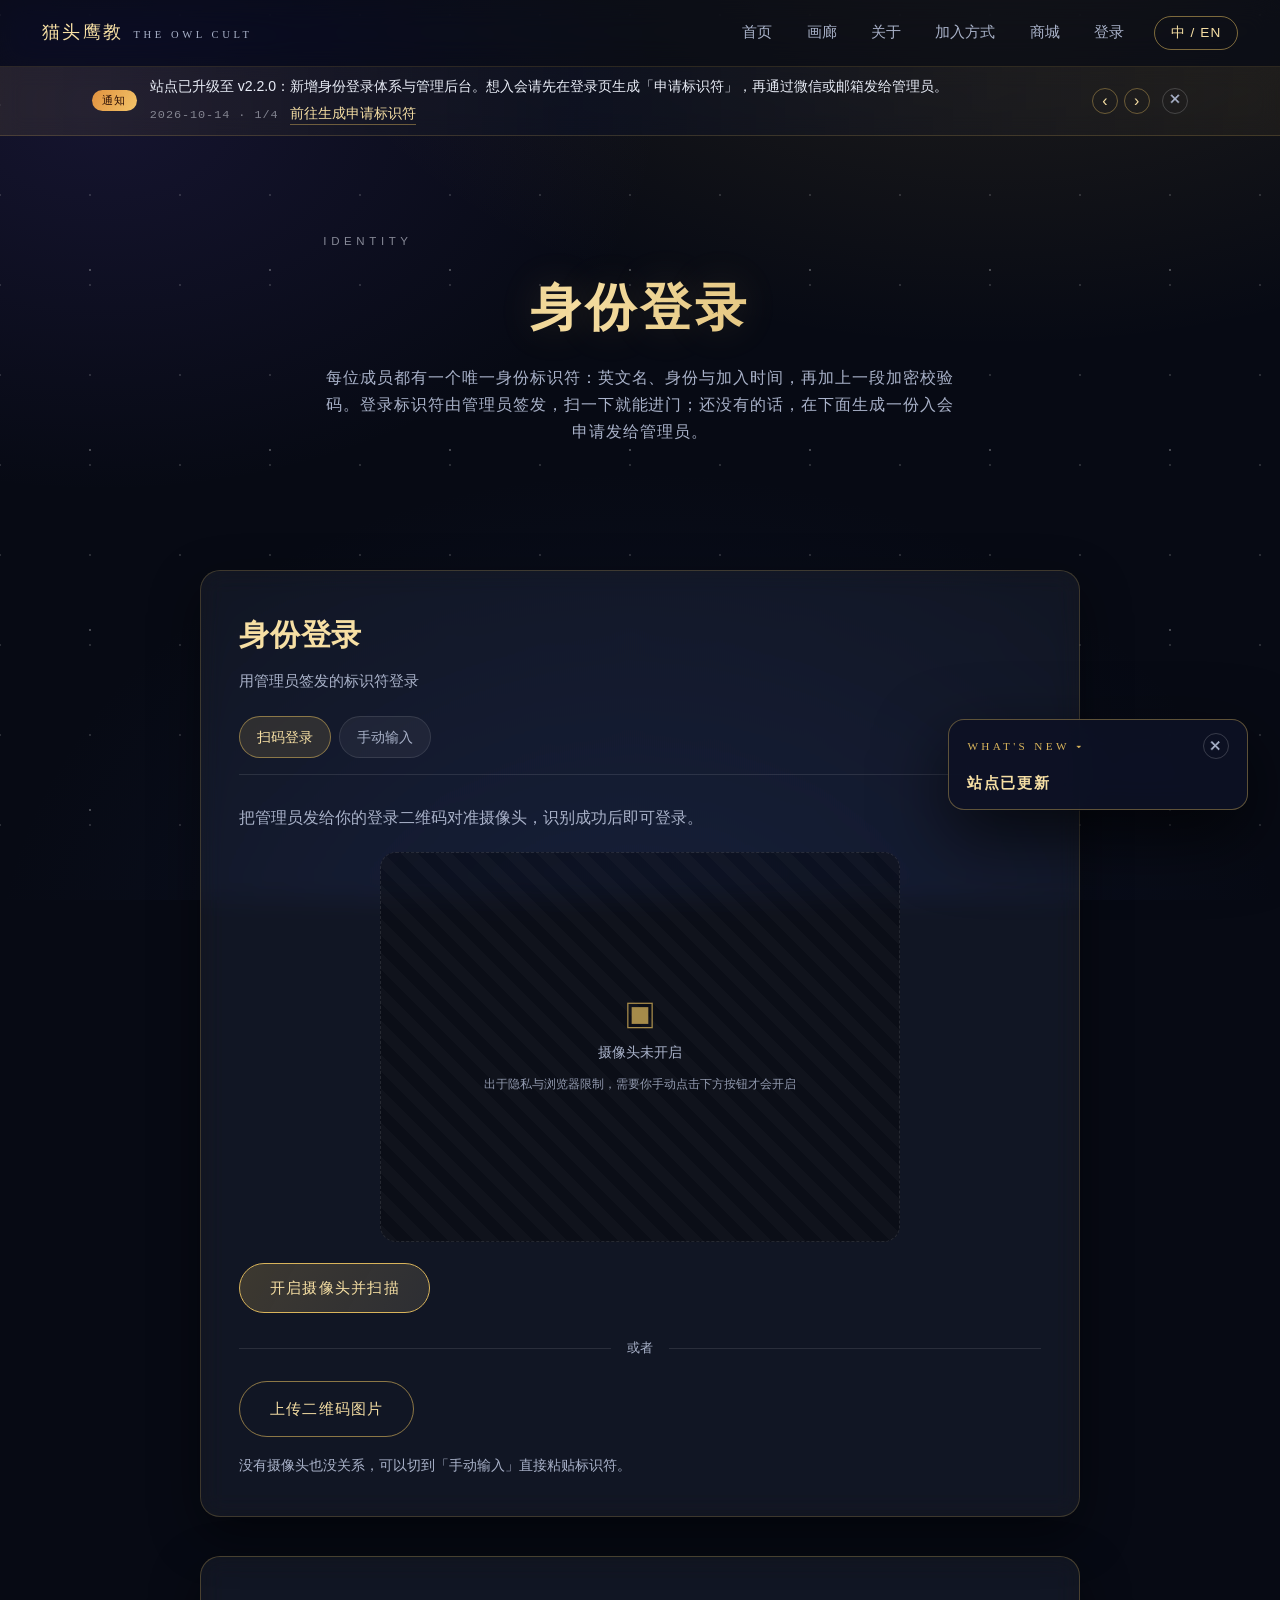
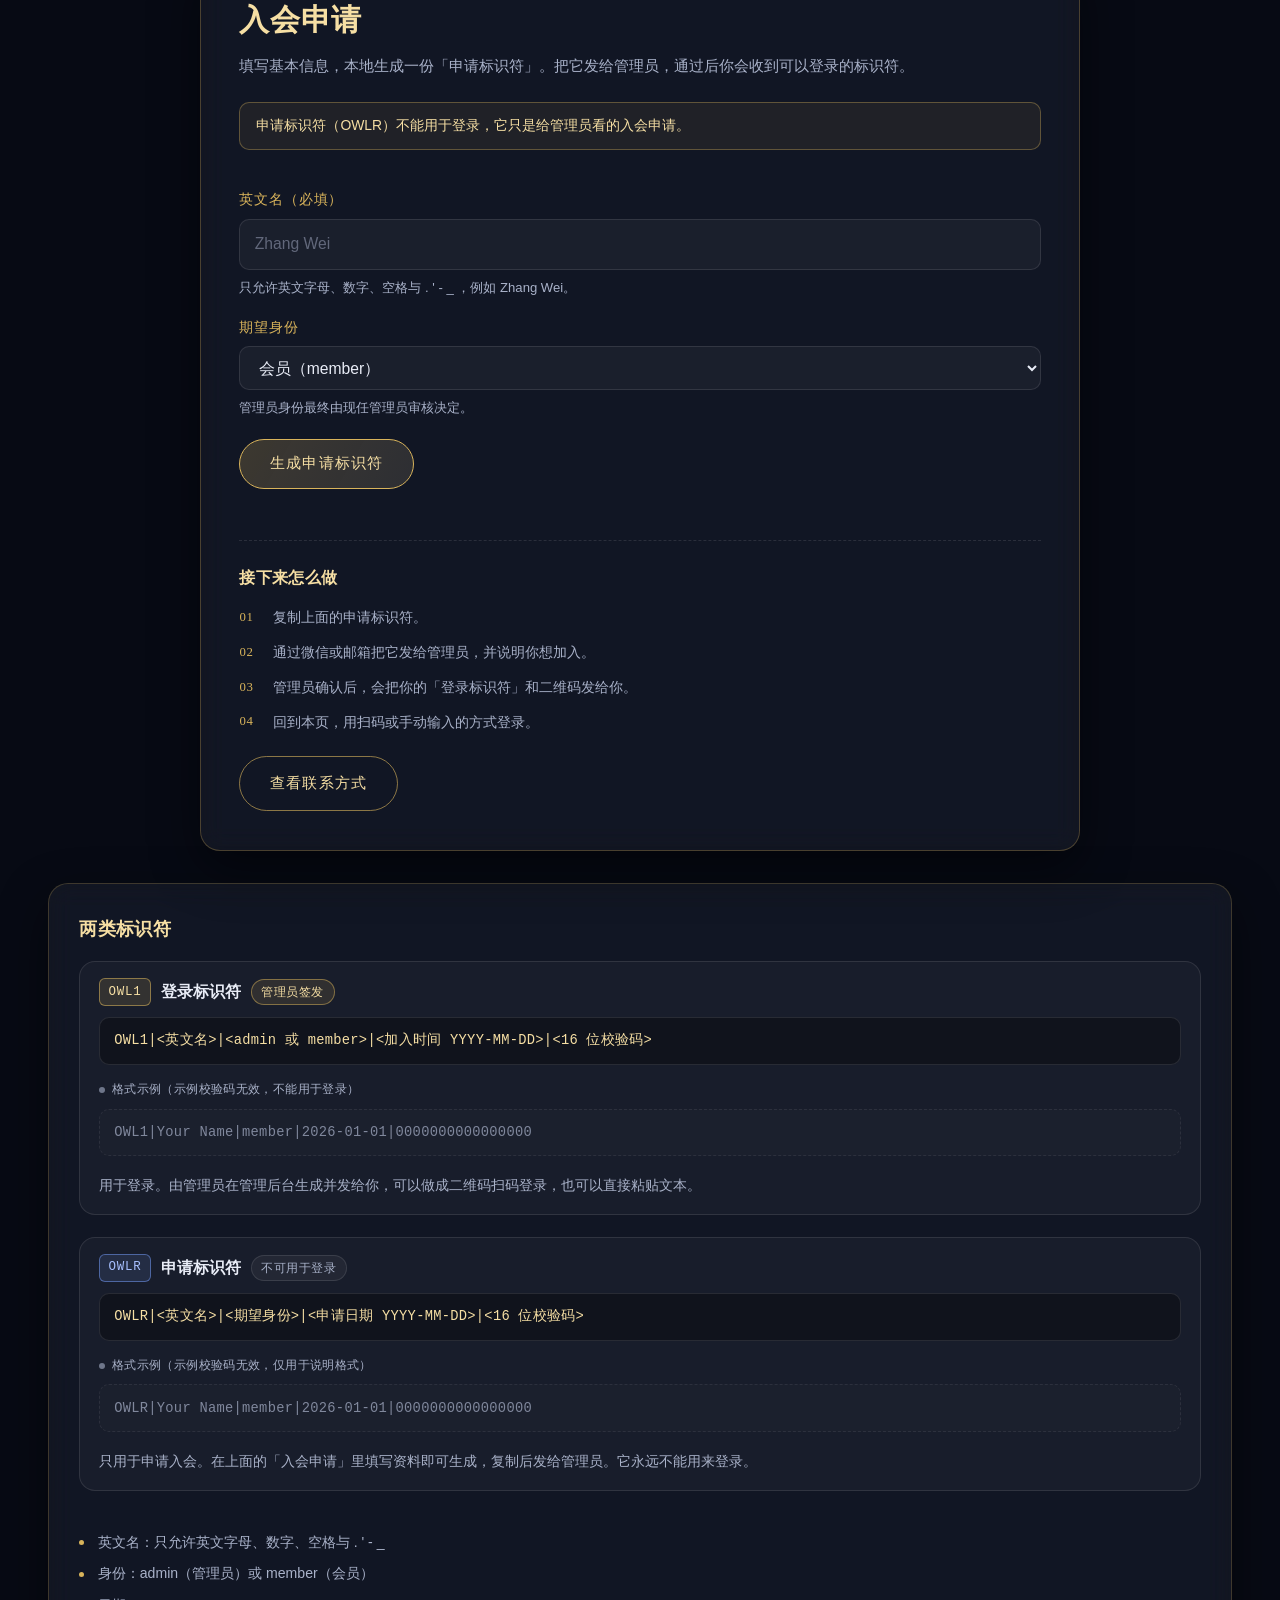
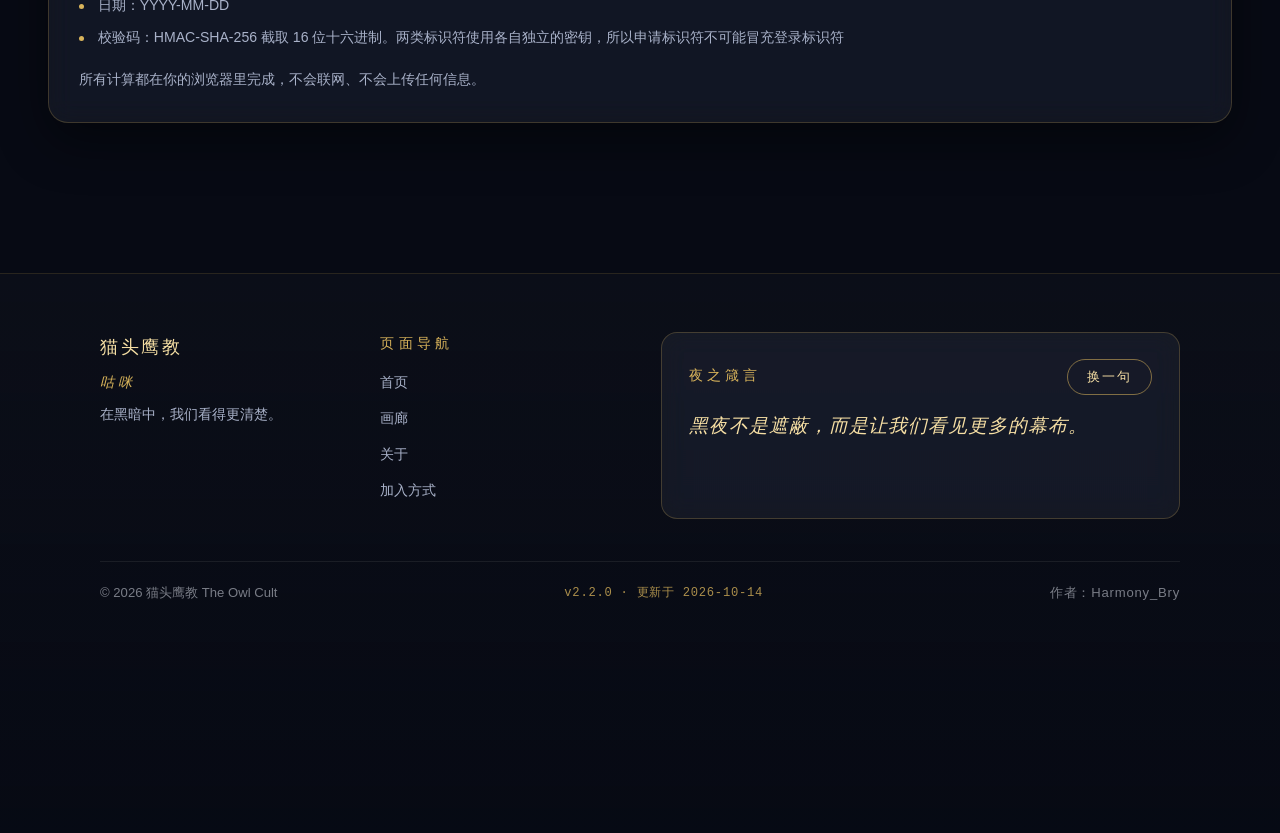
<file: login.html>
<!DOCTYPE html>
<html lang="zh-CN">
<head>
<meta charset="UTF-8">
<meta name="viewport" content="width=device-width, initial-scale=1">
<meta name="description" content="猫头鹰教身份登录 —— 用个人身份标识符生成二维码，扫码或手动输入即可登录。">
<meta name="theme-color" content="#070a14">
<title>身份登录 · 猫头鹰教</title>
<link rel="stylesheet" href="style.css">
</head>
<body data-page="login" data-title-zh="身份登录 · 猫头鹰教" data-title-en="Identity sign-in · The Owl Cult">

<div class="scroll-progress" aria-hidden="true"></div>

<header class="nav" id="siteNav">
  <a class="nav-brand" href="index.html">
    <span class="zh">猫头鹰教</span>
    <span class="en">The Owl Cult</span>
  </a>
  <button class="nav-toggle" type="button" aria-label="菜单" aria-expanded="false" aria-controls="navMenu">
    <span></span><span></span><span></span>
  </button>
  <nav class="nav-menu" id="navMenu">
    <a href="index.html" data-nav="index" data-zh="首页" data-en="Home">首页</a>
    <a href="gallery.html" data-nav="gallery" data-zh="画廊" data-en="Gallery">画廊</a>
    <a href="about.html" data-nav="about" data-zh="关于" data-en="About">关于</a>
    <a href="join.html" data-nav="join" data-zh="加入方式" data-en="Join">加入方式</a>
    <a href="shop.html" data-nav="shop" data-zh="商城" data-en="Shop">商城</a>
    <a href="login.html" data-account-link data-nav="member" data-zh="登录 / 会员" data-en="Sign in">登录</a>
    <button class="lang-switch" type="button" onclick="toggleLanguage()" data-lang-label>中 / EN</button>
  </nav>
</header>

<section class="page-hero">
  <p class="eyebrow" data-zh="Identity" data-en="Identity">Identity</p>
  <h1 data-zh="身份登录" data-en="Identity sign-in">身份登录</h1>
  <p data-zh="每位成员都有一个唯一身份标识符：英文名、身份与加入时间，再加上一段加密校验码。登录标识符由管理员签发，扫一下就能进门；还没有的话，在下面生成一份入会申请发给管理员。"
     data-en="Every member holds a unique identity marker: English name, role and join date, sealed with an encrypted checksum. Sign-in codes are issued by the administrator — one scan opens the door. Don't have one yet? Generate a membership application below and send it over.">每位成员都有一个唯一身份标识符：英文名、身份与加入时间，再加上一段加密校验码。登录标识符由管理员签发，扫一下就能进门；还没有的话，在下面生成一份入会申请发给管理员。</p>
</section>

<section class="section">
  <!-- 登录主面板：扫码 / 手动输入 / 生成二维码，三种方式由 page-qr-login.js 渲染 -->
  <div id="qrLoginApp" class="qr-app">
    <div class="qr-card card">
      <div class="qr-head">
        <h2 class="qr-title">身份登录</h2>
        <p class="qr-sub">正在准备…</p>
      </div>
    </div>
  </div>

  <noscript>
    <p class="state-note is-danger">本页需要启用 JavaScript 才能生成与识别二维码。</p>
  </noscript>

  <!-- 入会申请：访客填写资料 → 本地生成 OWLR 申请标识符 → 发给管理员 -->
  <div id="owlApplyApp" class="owl-apply-app">
    <div class="qr-card card">
      <div class="qr-head">
        <h2 class="qr-title">入会申请</h2>
        <p class="qr-sub">正在准备…</p>
      </div>
    </div>
  </div>

  <!-- 格式说明：让用户随时能看懂标识符长什么样 -->
  <div class="qr-help-card card">
    <h3 class="qr-help-title" data-zh="两类标识符" data-en="Two kinds of identifier">两类标识符</h3>

    <div class="owl-idtype">
      <div class="owl-idtype-head">
        <span class="owl-idtype-tag is-login">OWL1</span>
        <strong data-zh="登录标识符" data-en="Sign-in identifier">登录标识符</strong>
        <span class="chip chip-gold" data-zh="管理员签发" data-en="Issued by admin">管理员签发</span>
      </div>
      <p class="qr-mono qr-format">OWL1|&lt;英文名&gt;|&lt;admin 或 member&gt;|&lt;加入时间 YYYY-MM-DD&gt;|&lt;16 位校验码&gt;</p>
      <p class="owl-sample-label" data-zh="格式示例（示例校验码无效，不能用于登录）"
         data-en="Format example (the sample checksum is invalid and cannot be used to sign in)">格式示例（示例校验码无效，不能用于登录）</p>
      <p class="qr-mono qr-format is-sample">OWL1|Your Name|member|2026-01-01|0000000000000000</p>
      <p class="qr-note" data-zh="用于登录。由管理员在管理后台生成并发给你，可以做成二维码扫码登录，也可以直接粘贴文本。"
         data-en="Used to sign in. Your administrator generates it in the admin console and sends it to you; scan it as a QR code or paste the text.">用于登录。由管理员在管理后台生成并发给你，可以做成二维码扫码登录，也可以直接粘贴文本。</p>
    </div>

    <div class="owl-idtype">
      <div class="owl-idtype-head">
        <span class="owl-idtype-tag is-request">OWLR</span>
        <strong data-zh="申请标识符" data-en="Application code">申请标识符</strong>
        <span class="chip" data-zh="不可用于登录" data-en="Not for sign-in">不可用于登录</span>
      </div>
      <p class="qr-mono qr-format">OWLR|&lt;英文名&gt;|&lt;期望身份&gt;|&lt;申请日期 YYYY-MM-DD&gt;|&lt;16 位校验码&gt;</p>
      <p class="owl-sample-label" data-zh="格式示例（示例校验码无效，仅用于说明格式）"
         data-en="Format example (the sample checksum is invalid; it only illustrates the format)">格式示例（示例校验码无效，仅用于说明格式）</p>
      <p class="qr-mono qr-format is-sample">OWLR|Your Name|member|2026-01-01|0000000000000000</p>
      <p class="qr-note" data-zh="只用于申请入会。在上面的「入会申请」里填写资料即可生成，复制后发给管理员。它永远不能用来登录。"
         data-en="Only for applying to join. Generate it in the application section above, then send it to your administrator. It can never be used to sign in.">只用于申请入会。在上面的「入会申请」里填写资料即可生成，复制后发给管理员。它永远不能用来登录。</p>
    </div>

    <ul class="qr-help-list">
      <li data-zh="英文名：只允许英文字母、数字、空格与 . ' - _" data-en="English name: letters, digits, spaces and . ' - _ only">英文名：只允许英文字母、数字、空格与 . ' - _</li>
      <li data-zh="身份：admin（管理员）或 member（会员）" data-en="Role: admin or member">身份：admin（管理员）或 member（会员）</li>
      <li data-zh="日期：YYYY-MM-DD" data-en="Date: YYYY-MM-DD">日期：YYYY-MM-DD</li>
      <li data-zh="校验码：HMAC-SHA-256 截取 16 位十六进制。两类标识符使用各自独立的密钥，所以申请标识符不可能冒充登录标识符"
          data-en="Checksum: HMAC-SHA-256 truncated to 16 hex characters. The two kinds use separate keys, so an application code can never impersonate a sign-in code.">校验码：HMAC-SHA-256 截取 16 位十六进制。两类标识符使用各自独立的密钥，所以申请标识符不可能冒充登录标识符</li>
    </ul>
    <p class="qr-note" data-zh="所有计算都在你的浏览器里完成，不会联网、不会上传任何信息。"
       data-en="Everything is computed inside your browser — nothing is uploaded and no network call is made.">所有计算都在你的浏览器里完成，不会联网、不会上传任何信息。</p>
  </div>
</section>

<footer class="footer">
  <div class="footer-grid">
    <div class="footer-brand">
      <span class="brand-name">猫头鹰教</span>
      <p class="foot-slogan" data-zh="咕咪" data-en="Gu Mi">咕咪</p>
      <p data-zh="在黑暗中，我们看得更清楚。" data-en="In the darkness, we see clearly.">在黑暗中，我们看得更清楚。</p>
    </div>

    <div>
      <h4 data-zh="页面导航" data-en="Navigation">页面导航</h4>
      <ul class="footer-links">
        <li><a href="index.html" data-zh="首页" data-en="Home">首页</a></li>
        <li><a href="gallery.html" data-zh="画廊" data-en="Gallery">画廊</a></li>
        <li><a href="about.html" data-zh="关于" data-en="About">关于</a></li>
        <li><a href="join.html" data-zh="加入方式" data-en="Join">加入方式</a></li>
      </ul>
    </div>

    <div class="proverb-box">
      <div class="proverb-head">
        <h4 data-zh="夜之箴言" data-en="Night Proverb">夜之箴言</h4>
        <button class="proverb-btn" type="button" onclick="nextProverb()" data-zh="换一句" data-en="Another">换一句</button>
      </div>
      <p class="proverb-text" id="proverbText">黑夜不是遮蔽，而是让我们看见更多的幕布。</p>
    </div>
  </div>

  <div class="footer-bottom">
    <span data-zh="© 2026 猫头鹰教 The Owl Cult" data-en="© 2026 The Owl Cult">© 2026 猫头鹰教 The Owl Cult</span>
    <span class="author" data-zh="作者：Harmony_Bry" data-en="Author: Harmony_Bry">作者：Harmony_Bry</span>
  </div>
</footer>

<button class="to-top" type="button" aria-label="回到顶部" data-aria-zh="回到顶部" data-aria-en="Back to top">↑</button>

<script src="data.js"></script>
<script src="script.js"></script>
<script src="config.js"></script>
<script src="owl-sdk.js"></script>
<script src="owl-site.js"></script>
<script src="owl-id.js"></script>
<script src="qr.js"></script>
<script src="owl-idcard.js"></script>
<script src="page-qr-login.js"></script>
</body>
</html>
</file>
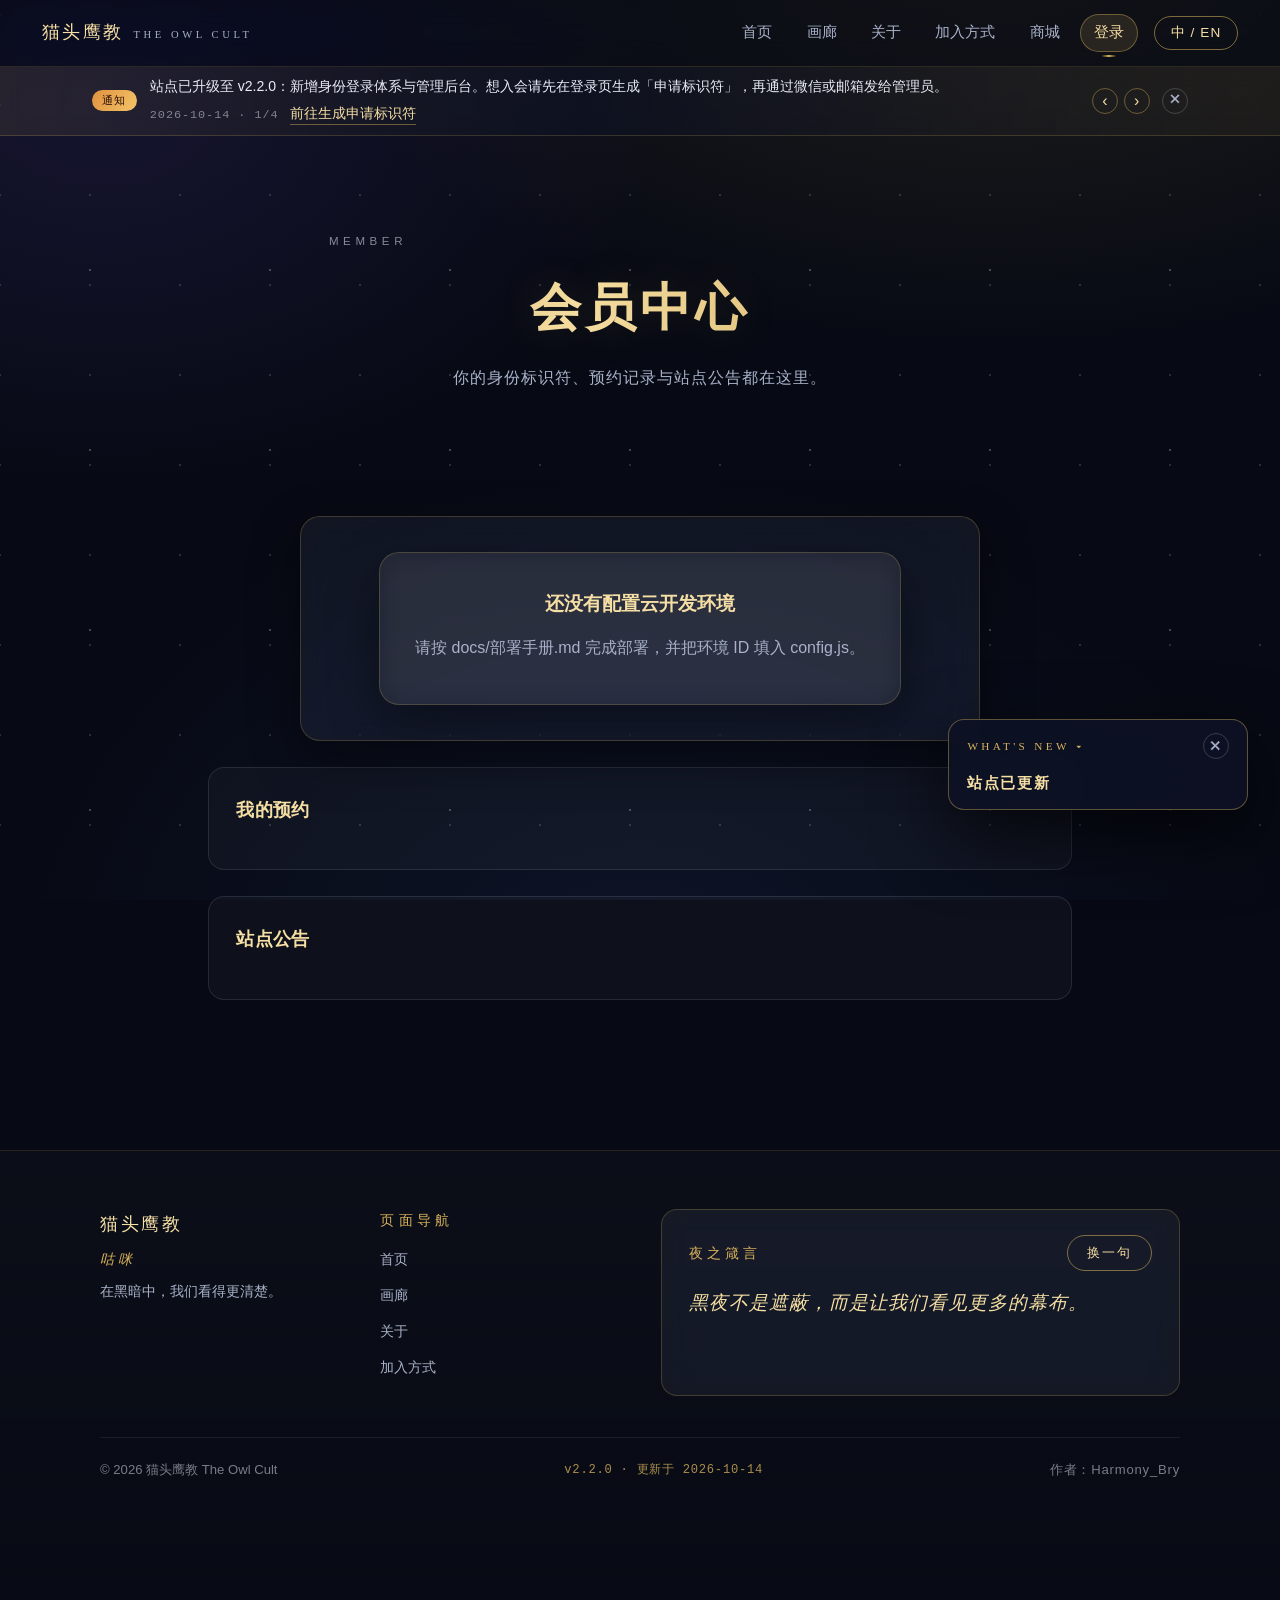
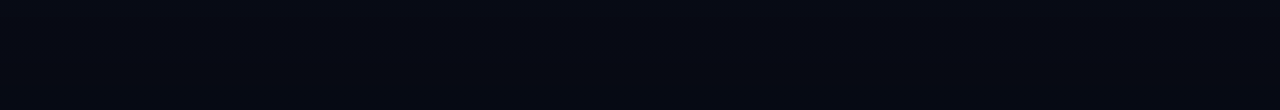
<file: member.html>
<!DOCTYPE html>
<html lang="zh-CN">
<head>
<meta charset="UTF-8">
<meta name="viewport" content="width=device-width, initial-scale=1">
<meta name="description" content="猫头鹰教会员中心 —— 账号信息、我的预约记录与站点公告。">
<meta name="theme-color" content="#070a14">
<title>会员中心 · 猫头鹰教</title>
<link rel="stylesheet" href="style.css">
</head>
<body data-page="member" data-title-zh="会员中心 · 猫头鹰教" data-title-en="Member center · The Owl Cult">

<div class="scroll-progress" aria-hidden="true"></div>

<header class="nav" id="siteNav">
  <a class="nav-brand" href="index.html">
    <span class="zh">猫头鹰教</span>
    <span class="en">The Owl Cult</span>
  </a>
  <button class="nav-toggle" type="button" aria-label="菜单" aria-expanded="false" aria-controls="navMenu">
    <span></span><span></span><span></span>
  </button>
  <nav class="nav-menu" id="navMenu">
    <a href="index.html" data-nav="index" data-zh="首页" data-en="Home">首页</a>
    <a href="gallery.html" data-nav="gallery" data-zh="画廊" data-en="Gallery">画廊</a>
    <a href="about.html" data-nav="about" data-zh="关于" data-en="About">关于</a>
    <a href="join.html" data-nav="join" data-zh="加入方式" data-en="Join">加入方式</a>
    <a href="shop.html" data-nav="shop" data-zh="商城" data-en="Shop">商城</a>
    <a href="login.html" data-account-link data-nav="member" data-zh="登录 / 会员" data-en="Sign in">登录</a>
    <button class="lang-switch" type="button" onclick="toggleLanguage()" data-lang-label>中 / EN</button>
  </nav>
</header>

<section class="page-hero">
  <p class="eyebrow" data-zh="Member" data-en="Member">Member</p>
  <h1 data-zh="会员中心" data-en="Member center">会员中心</h1>
  <p data-zh="你的身份标识符、预约记录与站点公告都在这里。"
     data-en="Your identity marker, requests and site announcements all live here.">你的身份标识符、预约记录与站点公告都在这里。</p>
</section>

<section class="section member-section">
  <!-- 未登录 / 未配置时的占位区，由 page-member.js 填充 -->
  <div id="memberGate" class="card state-card" hidden></div>

  <div id="memberApp" class="member-app" hidden>
    <div id="memberProfile" class="member-profile"></div>

    <!-- 身份标识符与二维码：仅当使用二维码身份登录时显示 -->
    <div id="memberIdentity" class="member-block"></div>

    <div class="member-block">
      <h2 class="member-block-title" data-zh="我的预约" data-en="My requests">我的预约</h2>
      <div id="memberReservations"></div>
    </div>

    <div class="member-block">
      <h2 class="member-block-title" data-zh="站点公告" data-en="Site announcements">站点公告</h2>
      <div id="memberAnnouncements"></div>
    </div>
  </div>
</section>

<footer class="footer">
  <div class="footer-grid">
    <div class="footer-brand">
      <span class="brand-name">猫头鹰教</span>
      <p class="foot-slogan" data-zh="咕咪" data-en="Gu Mi">咕咪</p>
      <p data-zh="在黑暗中，我们看得更清楚。" data-en="In the darkness, we see clearly.">在黑暗中，我们看得更清楚。</p>
    </div>

    <div>
      <h4 data-zh="页面导航" data-en="Navigation">页面导航</h4>
      <ul class="footer-links">
        <li><a href="index.html" data-zh="首页" data-en="Home">首页</a></li>
        <li><a href="gallery.html" data-zh="画廊" data-en="Gallery">画廊</a></li>
        <li><a href="about.html" data-zh="关于" data-en="About">关于</a></li>
        <li><a href="join.html" data-zh="加入方式" data-en="Join">加入方式</a></li>
      </ul>
    </div>

    <div class="proverb-box">
      <div class="proverb-head">
        <h4 data-zh="夜之箴言" data-en="Night Proverb">夜之箴言</h4>
        <button class="proverb-btn" type="button" onclick="nextProverb()" data-zh="换一句" data-en="Another">换一句</button>
      </div>
      <p class="proverb-text" id="proverbText">黑夜不是遮蔽，而是让我们看见更多的幕布。</p>
    </div>
  </div>

  <div class="footer-bottom">
    <span data-zh="© 2026 猫头鹰教 The Owl Cult" data-en="© 2026 The Owl Cult">© 2026 猫头鹰教 The Owl Cult</span>
    <span class="author" data-zh="作者：Harmony_Bry" data-en="Author: Harmony_Bry">作者：Harmony_Bry</span>
  </div>
</footer>

<button class="to-top" type="button" aria-label="回到顶部" data-aria-zh="回到顶部" data-aria-en="Back to top">↑</button>

<script src="data.js"></script>
<script src="script.js"></script>
<script src="config.js"></script>
<script src="owl-sdk.js"></script>
<script src="owl-site.js"></script>
<script src="owl-id.js"></script>
<script src="qr.js"></script>
<script src="owl-idcard.js"></script>
<script src="page-member.js"></script>
<script src="page-member-identity.js"></script>
</body>
</html>
</file>
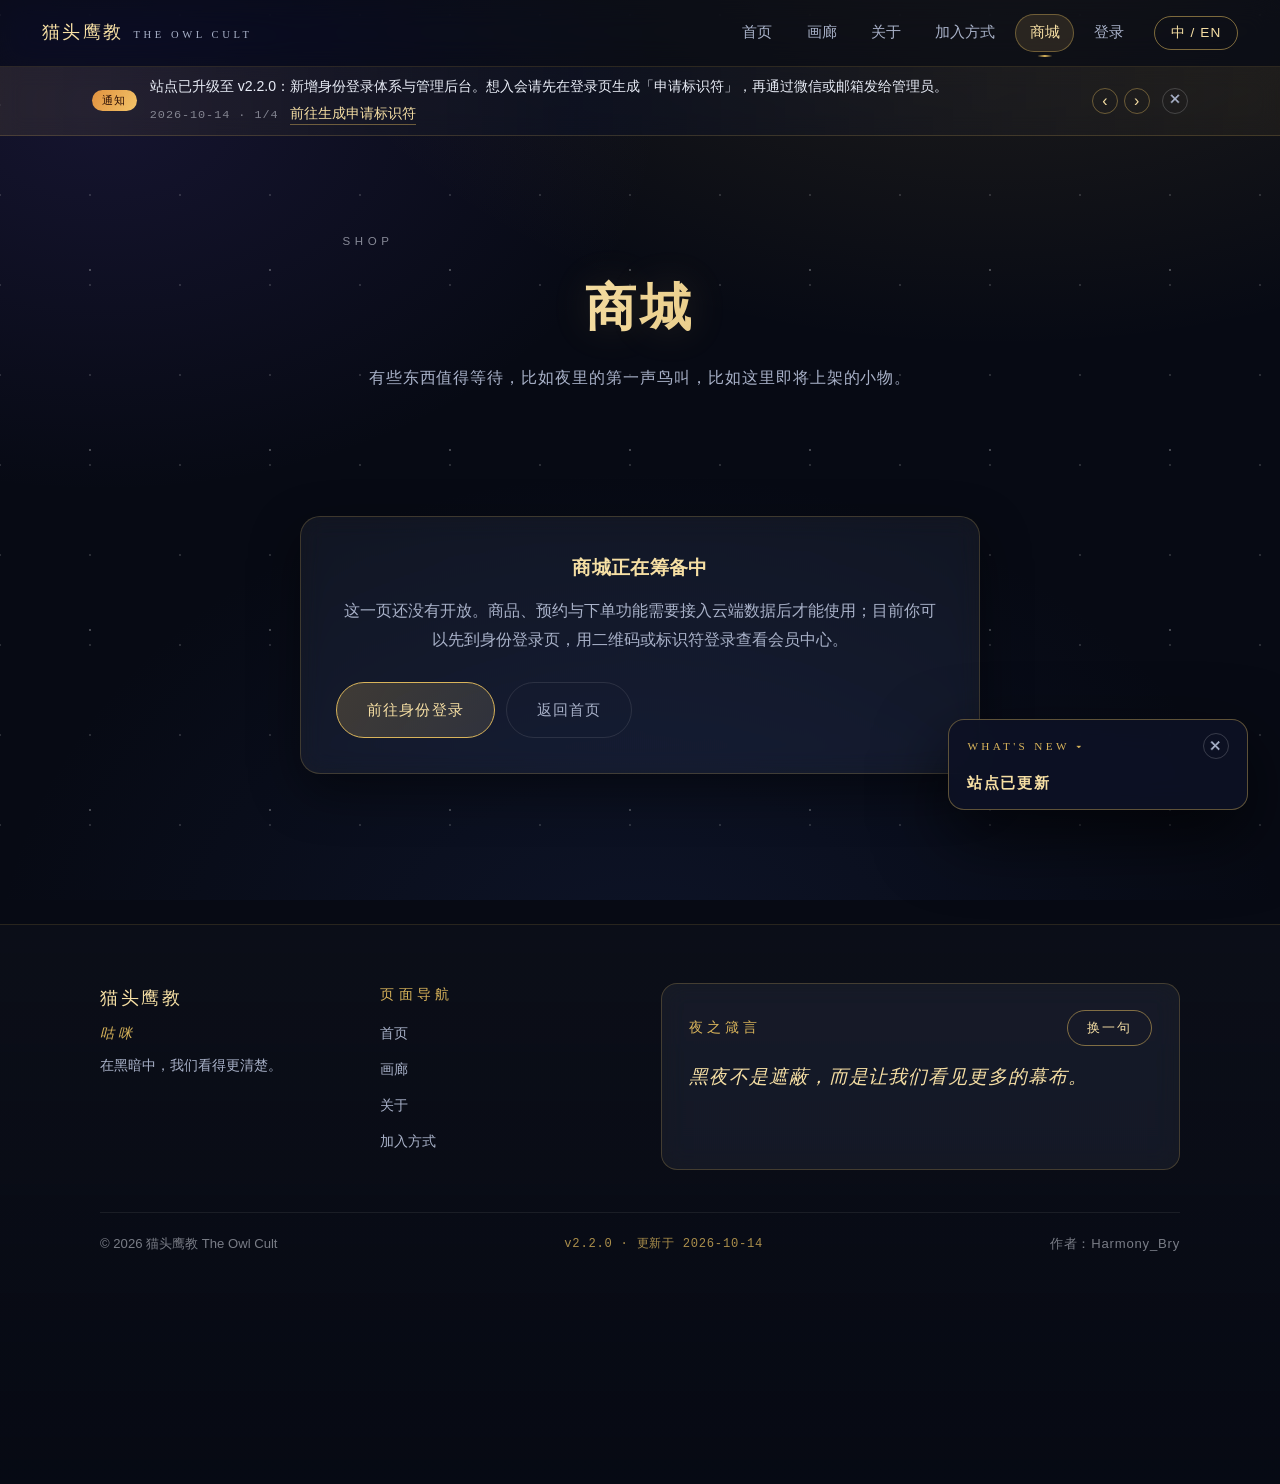
<file: shop.html>
<!DOCTYPE html>
<html lang="zh-CN">
<head>
<meta charset="UTF-8">
<meta name="viewport" content="width=device-width, initial-scale=1">
<meta name="description" content="猫头鹰教商城 —— 正在筹备中。">
<meta name="theme-color" content="#070a14">
<title>商城 · 猫头鹰教</title>
<link rel="stylesheet" href="style.css">
</head>
<body data-page="shop" data-title-zh="商城 · 猫头鹰教" data-title-en="Shop · The Owl Cult">

<div class="scroll-progress" aria-hidden="true"></div>

<header class="nav" id="siteNav">
  <a class="nav-brand" href="index.html">
    <span class="zh">猫头鹰教</span>
    <span class="en">The Owl Cult</span>
  </a>
  <button class="nav-toggle" type="button" aria-label="菜单" aria-expanded="false" aria-controls="navMenu">
    <span></span><span></span><span></span>
  </button>
  <nav class="nav-menu" id="navMenu">
    <a href="index.html" data-nav="index" data-zh="首页" data-en="Home">首页</a>
    <a href="gallery.html" data-nav="gallery" data-zh="画廊" data-en="Gallery">画廊</a>
    <a href="about.html" data-nav="about" data-zh="关于" data-en="About">关于</a>
    <a href="join.html" data-nav="join" data-zh="加入方式" data-en="Join">加入方式</a>
    <a href="shop.html" data-nav="shop" data-zh="商城" data-en="Shop">商城</a>
    <a href="login.html" data-account-link data-nav="member" data-zh="登录 / 会员" data-en="Sign in">登录</a>
    <button class="lang-switch" type="button" onclick="toggleLanguage()" data-lang-label>中 / EN</button>
  </nav>
</header>

<section class="page-hero">
  <p class="eyebrow">Shop</p>
  <h1 data-zh="商城" data-en="Shop">商城</h1>
  <p data-zh="有些东西值得等待，比如夜里的第一声鸟叫，比如这里即将上架的小物。" data-en="Some things are worth waiting for — the first call of the night, and the small objects that will appear here.">有些东西值得等待，比如夜里的第一声鸟叫，比如这里即将上架的小物。</p>
</section>

<section class="section">
  <div class="card state-card">
    <h2 class="qr-title" data-zh="商城正在筹备中" data-en="The shop is being prepared">商城正在筹备中</h2>
    <p class="state-note" data-zh="这一页还没有开放。商品、预约与下单功能需要接入云端数据后才能使用；目前你可以先到身份登录页，用二维码或标识符登录查看会员中心。" data-en="This page is not open yet. Products, requests and checkout need the cloud backend first. For now you can sign in on the identity page with a QR code or identifier to view the member centre.">这一页还没有开放。商品、预约与下单功能需要接入云端数据后才能使用；目前你可以先到身份登录页，用二维码或标识符登录查看会员中心。</p>
    <div class="qr-actions">
      <a class="btn btn-primary" href="login.html" data-zh="前往身份登录" data-en="Go to identity sign-in">前往身份登录</a>
      <a class="btn btn-ghost" href="index.html" data-zh="返回首页" data-en="Back home">返回首页</a>
    </div>
  </div>
</section>

<footer class="footer">
  <div class="footer-grid">
    <div class="footer-brand">
      <span class="brand-name">猫头鹰教</span>
      <p class="foot-slogan" data-zh="咕咪" data-en="Gu Mi">咕咪</p>
      <p data-zh="在黑暗中，我们看得更清楚。" data-en="In the darkness, we see clearly.">在黑暗中，我们看得更清楚。</p>
    </div>

    <div>
      <h4 data-zh="页面导航" data-en="Navigation">页面导航</h4>
      <ul class="footer-links">
        <li><a href="index.html" data-zh="首页" data-en="Home">首页</a></li>
        <li><a href="gallery.html" data-zh="画廊" data-en="Gallery">画廊</a></li>
        <li><a href="about.html" data-zh="关于" data-en="About">关于</a></li>
        <li><a href="join.html" data-zh="加入方式" data-en="Join">加入方式</a></li>
      </ul>
    </div>

    <div class="proverb-box">
      <div class="proverb-head">
        <h4 data-zh="夜之箴言" data-en="Night Proverb">夜之箴言</h4>
        <button class="proverb-btn" type="button" onclick="nextProverb()" data-zh="换一句" data-en="Another">换一句</button>
      </div>
      <p class="proverb-text" id="proverbText">黑夜不是遮蔽，而是让我们看见更多的幕布。</p>
    </div>
  </div>

  <div class="footer-bottom">
    <span data-zh="© 2026 猫头鹰教 The Owl Cult" data-en="© 2026 The Owl Cult">© 2026 猫头鹰教 The Owl Cult</span>
    <span class="author" data-zh="作者：Harmony_Bry" data-en="Author: Harmony_Bry">作者：Harmony_Bry</span>
  </div>
</footer>

<button class="to-top" type="button" aria-label="回到顶部" data-aria-zh="回到顶部" data-aria-en="Back to top">↑</button>

<script src="data.js"></script>
<script src="script.js"></script>
<script src="config.js"></script>
<script src="owl-sdk.js"></script>
<script src="owl-site.js"></script>
</body>
</html>
</file>
<file: style.css>
/* ==========================================================================
   猫头鹰教 The Owl Cult — style.css
   深色夜空 + 金色  ·  玻璃拟态  ·  纯静态站
   ========================================================================== */

/* ---------- 1. 变量与基础 ---------- */
:root{
  --bg:#070a14;
  --bg-soft:#0d1224;
  --surface:rgba(255,255,255,.05);
  --surface-strong:rgba(255,255,255,.09);
  --border:rgba(255,255,255,.10);
  --text:#e9edf7;
  --text-soft:#a9b2c9;
  --gold:#d9b45b;
  --gold-bright:#f6dfa4;
  --gold-deep:#b8892f;
  --danger:#e05c5c;
  --radius-lg:20px;
  --radius-md:16px;
  --radius-sm:10px;
  --shadow-soft:0 18px 50px rgba(0,0,0,.45);
  --shadow-gold:0 24px 60px -18px rgba(217,180,91,.45);
  --font-display:"Georgia","Times New Roman","Songti SC",serif;
  --font-body:-apple-system,BlinkMacSystemFont,"Segoe UI","PingFang SC","Hiragino Sans GB","Microsoft YaHei",sans-serif;
  --ease:cubic-bezier(.22,.61,.36,1);
}

*{box-sizing:border-box;}
html{scroll-behavior:smooth;}
body{
  margin:0;
  min-height:100vh;
  font-family:var(--font-body);
  font-size:16px;
  line-height:1.7;
  color:var(--text);
  background:
    radial-gradient(1200px 700px at 78% -8%, rgba(217,180,91,.13), transparent 60%),
    radial-gradient(900px 620px at 8% 12%, rgba(96,74,190,.16), transparent 62%),
    radial-gradient(1000px 800px at 50% 110%, rgba(40,60,120,.20), transparent 65%),
    var(--bg);
  background-attachment:fixed;
  overflow-x:hidden;
  -webkit-font-smoothing:antialiased;
}

/* 星空微噪点层 */
body::before{
  content:"";
  position:fixed;
  inset:0;
  z-index:0;
  pointer-events:none;
  opacity:.5;
  background-image:
    radial-gradient(rgba(255,255,255,.5) 1px, transparent 1px),
    radial-gradient(rgba(255,255,255,.28) 1px, transparent 1px);
  background-size:180px 180px, 90px 90px;
  background-position:0 0, 45px 60px;
  mix-blend-mode:screen;
}

img{max-width:100%;display:block;}
a{color:inherit;text-decoration:none;}
ul{list-style:none;margin:0;padding:0;}
::selection{background:rgba(217,180,91,.32);}

/* 跳过动画 / 聚焦可见性 */
@media (prefers-reduced-motion: reduce){
  html{scroll-behavior:auto;}
  *,*::before,*::after{
    animation-duration:.001ms !important;
    animation-iteration-count:1 !important;
    transition-duration:.001ms !important;
  }
}

/* ---------- 2. 顶部滚动进度条 ---------- */
.scroll-progress{
  position:fixed;
  top:0;left:0;
  height:3px;width:100%;
  transform:scaleX(0);
  transform-origin:0 50%;
  background:linear-gradient(90deg,var(--gold-deep),var(--gold),var(--gold-bright));
  box-shadow:0 0 14px rgba(217,180,91,.65);
  z-index:120;
  will-change:transform;
}

/* ---------- 3. 导航栏 ---------- */
.nav{
  position:sticky;
  top:0;
  z-index:110;
  display:flex;
  align-items:center;
  justify-content:space-between;
  gap:1rem;
  padding:.85rem clamp(1rem,4vw,2.6rem);
  background:rgba(7,10,20,.55);
  -webkit-backdrop-filter:blur(14px) saturate(140%);
  backdrop-filter:blur(14px) saturate(140%);
  border-bottom:1px solid rgba(217,180,91,.16);
}
.nav.nav-scrolled{
  background:rgba(7,10,20,.82);
  box-shadow:0 10px 30px rgba(0,0,0,.45);
}
.nav-brand{
  display:flex;
  align-items:baseline;
  gap:.6rem;
  font-family:var(--font-display);
  letter-spacing:.16em;
  white-space:nowrap;
}
.nav-brand .zh{font-size:1.15rem;color:var(--gold-bright);}
.nav-brand .en{
  font-size:.66rem;
  letter-spacing:.34em;
  text-transform:uppercase;
  color:var(--text-soft);
}

.nav-menu{display:flex;align-items:center;gap:.35rem;}
.nav-menu a{
  position:relative;
  padding:.42rem .9rem;
  border-radius:999px;
  font-size:.92rem;
  color:var(--text-soft);
  transition:color .28s var(--ease),background .28s var(--ease);
}
.nav-menu a:hover{color:var(--gold-bright);background:rgba(217,180,91,.10);}
.nav-menu a.active{
  color:var(--gold-bright);
  background:rgba(217,180,91,.13);
  box-shadow:inset 0 0 0 1px rgba(217,180,91,.4);
}
.nav-menu a.active::after{
  content:"";
  position:absolute;
  left:50%;bottom:-.28rem;
  width:26%;height:2px;
  transform:translateX(-50%);
  border-radius:2px;
  background:linear-gradient(90deg,transparent,var(--gold),transparent);
}

/* 语言切换按钮 */
.lang-switch{
  margin-left:.6rem;
  padding:.42rem 1rem;
  font-family:var(--font-body);
  font-size:.85rem;
  letter-spacing:.08em;
  color:var(--gold-bright);
  background:transparent;
  border:1px solid rgba(217,180,91,.55);
  border-radius:999px;
  cursor:pointer;
  transition:background .3s var(--ease),color .3s var(--ease),box-shadow .3s var(--ease);
}
.lang-switch:hover{
  background:rgba(217,180,91,.16);
  box-shadow:0 0 18px rgba(217,180,91,.28);
}

/* 汉堡菜单按钮 */
.nav-toggle{
  display:none;
  width:42px;height:38px;
  padding:0;
  background:transparent;
  border:1px solid rgba(217,180,91,.45);
  border-radius:10px;
  cursor:pointer;
  position:relative;
}
.nav-toggle span{
  position:absolute;
  left:11px;
  width:20px;height:2px;
  border-radius:2px;
  background:var(--gold-bright);
  transition:transform .3s var(--ease),opacity .3s var(--ease);
}
.nav-toggle span:nth-child(1){top:12px;}
.nav-toggle span:nth-child(2){top:18px;}
.nav-toggle span:nth-child(3){top:24px;}
.nav-toggle[aria-expanded="true"] span:nth-child(1){transform:translateY(6px) rotate(45deg);}
.nav-toggle[aria-expanded="true"] span:nth-child(2){opacity:0;}
.nav-toggle[aria-expanded="true"] span:nth-child(3){transform:translateY(-6px) rotate(-45deg);}

/* ---------- 4. Hero（首页首屏） ---------- */
.hero{
  position:relative;
  min-height:clamp(560px,92vh,940px);
  display:flex;
  align-items:center;
  justify-content:center;
  text-align:center;
  overflow:hidden;
  padding:5.5rem clamp(1rem,5vw,3rem) 6rem;
  isolation:isolate;
}
.hero-media{
  position:absolute;
  inset:0;
  z-index:-3;
  background-image:var(--hero-img);
  background-size:cover;
  background-position:center 32%;
  filter:blur(2px) saturate(.75);
  transform:scale(1.06);
  opacity:.34;
  animation:heroDrift 26s ease-in-out infinite alternate;
}
@keyframes heroDrift{
  from{transform:scale(1.06) translate3d(0,0,0);}
  to{transform:scale(1.13) translate3d(0,-1.5%,0);}
}
.hero-overlay{
  position:absolute;
  inset:0;
  z-index:-2;
  background:
    radial-gradient(70% 60% at 50% 42%, rgba(7,10,20,.35), rgba(7,10,20,.86) 72%),
    linear-gradient(180deg, rgba(7,10,20,.72), rgba(7,10,20,.55) 45%, var(--bg) 100%);
}
#starCanvas{
  position:absolute;
  inset:0;
  z-index:-1;
  width:100%;
  height:100%;
  pointer-events:none;
}
.hero-content{
  position:relative;
  z-index:2;
  max-width:820px;
}
.hero-kicker{
  margin:0 0 1rem;
  font-size:.74rem;
  letter-spacing:.42em;
  text-transform:uppercase;
  color:rgba(233,237,247,.62);
}
.hero .title{
  margin:0;
  font-family:var(--font-display);
  font-size:clamp(2.7rem,9vw,5.4rem);
  font-weight:700;
  letter-spacing:.06em;
  line-height:1.16;
  background:linear-gradient(100deg,#8a6a25 0%,var(--gold) 22%,var(--gold-bright) 50%,var(--gold) 78%,#8a6a25 100%);
  -webkit-background-clip:text;
  background-clip:text;
  color:transparent;
  -webkit-text-fill-color:transparent;
  animation:titleGlow 5.6s ease-in-out infinite;
}
@keyframes titleGlow{
  0%,100%{
    filter:drop-shadow(0 0 8px rgba(217,180,91,.22));
    text-shadow:0 0 26px rgba(217,180,91,.12);
  }
  50%{
    filter:drop-shadow(0 0 26px rgba(246,223,164,.5));
    text-shadow:0 0 52px rgba(246,223,164,.28);
  }
}
.slogan{
  margin:.85rem 0 .5rem;
  font-family:var(--font-display);
  font-style:italic;
  font-size:clamp(1.15rem,3vw,1.6rem);
  letter-spacing:.42em;
  color:var(--gold);
}
.hero .subtitle{
  margin:0 0 2rem;
  font-size:clamp(1rem,2.3vw,1.2rem);
  letter-spacing:.24em;
  color:rgba(246,223,164,.88);
}
.hero-actions{
  display:flex;
  flex-wrap:wrap;
  align-items:center;
  justify-content:center;
  gap:.9rem;
}
.hero-scroll{
  position:absolute;
  left:50%;bottom:1.6rem;
  transform:translateX(-50%);
  width:22px;height:36px;
  border:1px solid rgba(217,180,91,.5);
  border-radius:12px;
  z-index:2;
}
.hero-scroll span{
  position:absolute;
  left:50%;top:7px;
  width:4px;height:8px;
  margin-left:-2px;
  border-radius:2px;
  background:var(--gold-bright);
  animation:scrollDot 1.9s ease-in-out infinite;
}
@keyframes scrollDot{
  0%{transform:translateY(0);opacity:1;}
  70%{transform:translateY(13px);opacity:0;}
  100%{transform:translateY(0);opacity:0;}
}

/* ---------- 5. 通用按钮（金色描边 + 悬停填充 + 光泽扫过） ---------- */
.btn{
  position:relative;
  display:inline-flex;
  align-items:center;
  justify-content:center;
  gap:.5rem;
  padding:.86rem 1.85rem;
  overflow:hidden;
  font-family:var(--font-body);
  font-size:.96rem;
  letter-spacing:.08em;
  color:var(--gold-bright);
  background:transparent;
  border:1px solid rgba(217,180,91,.62);
  border-radius:999px;
  cursor:pointer;
  transition:color .34s var(--ease),background .34s var(--ease),box-shadow .34s var(--ease),transform .34s var(--ease);
}
.btn::after{
  content:"";
  position:absolute;
  top:0;left:-120%;
  width:60%;height:100%;
  background:linear-gradient(105deg,transparent,rgba(255,255,255,.55),transparent);
  transform:skewX(-18deg);
  transition:left .65s var(--ease);
}
.btn:hover,
.btn:focus-visible{
  color:#1a1206;
  background:linear-gradient(120deg,var(--gold),var(--gold-bright));
  border-color:var(--gold-bright);
  box-shadow:0 14px 34px -12px rgba(217,180,91,.75);
  transform:translateY(-2px);
  outline:none;
}
.btn:hover::after,
.btn:focus-visible::after{left:130%;}
.btn-primary{
  background:linear-gradient(120deg,rgba(217,180,91,.22),rgba(246,223,164,.12));
  border-color:var(--gold);
}

/* ---------- 6. 玻璃拟态卡片 ---------- */
.section{padding:clamp(3rem,7vw,5.4rem) clamp(1.1rem,5vw,3rem);}
/* 层级保护：正文始终绘制在星空噪点层之上，保持文字锐利 */
.hero,.section,.page-hero,.footer{position:relative;z-index:1;}
.section-head{
  max-width:760px;
  margin:0 auto clamp(2rem,4vw,3rem);
  text-align:center;
}
.section-head h2{
  margin:0 0 .6rem;
  font-family:var(--font-display);
  font-size:clamp(1.6rem,4vw,2.4rem);
  letter-spacing:.1em;
  color:var(--gold-bright);
}
.section-head p{
  margin:0;
  color:var(--text-soft);
  letter-spacing:.06em;
}
.card{
  position:relative;
  display:flex;
  flex-direction:column;
  overflow:hidden;
  background:var(--surface);
  border:1px solid rgba(217,180,91,.22);
  border-radius:var(--radius-lg);
  -webkit-backdrop-filter:blur(12px) saturate(150%);
  backdrop-filter:blur(12px) saturate(150%);
  box-shadow:var(--shadow-soft);
  transition:transform .45s var(--ease),box-shadow .45s var(--ease),border-color .45s var(--ease),background .45s var(--ease);
}
.card:hover{
  transform:translateY(-8px);
  border-color:rgba(246,223,164,.6);
  background:var(--surface-strong);
  box-shadow:var(--shadow-gold);
}
.card::before{
  content:"";
  position:absolute;
  inset:0;
  pointer-events:none;
  border-radius:inherit;
  background:radial-gradient(460px 220px at 50% -10%, rgba(246,223,164,.14), transparent 70%);
  opacity:0;
  transition:opacity .45s var(--ease);
}
.card:hover::before{opacity:1;}

/* ---------- 7. 首页「本月猫头鹰」 ---------- */
.feature{
  display:grid;
  grid-template-columns:1.05fr .95fr;
  gap:clamp(1.5rem,4vw,3rem);
  align-items:center;
  max-width:1080px;
  margin:0 auto;
}
.feature-media{
  position:relative;
  border-radius:var(--radius-lg);
  overflow:hidden;
  border:1px solid rgba(217,180,91,.3);
  box-shadow:var(--shadow-soft);
  background:rgba(255,255,255,.03);
  line-height:0;
}
.feature-media img{
  width:100%;
  height:clamp(280px,48vw,470px);
  object-fit:cover;
  transition:transform .8s var(--ease),filter .6s var(--ease);
}
.feature-media:hover img{transform:scale(1.045);}
.feature-media::after{
  content:"";
  position:absolute;
  inset:0;
  background:linear-gradient(200deg,rgba(217,180,91,.14),transparent 55%);
  pointer-events:none;
}
.feature-no{
  display:block;
  font-family:var(--font-display);
  font-size:.8rem;
  letter-spacing:.36em;
  color:var(--gold);
  margin-bottom:.7rem;
}
.feature-body h3{
  margin:0 0 .8rem;
  font-family:var(--font-display);
  font-size:clamp(1.5rem,3.4vw,2rem);
  letter-spacing:.08em;
  color:var(--gold-bright);
}
.feature-body p{
  margin:0 0 1rem;
  color:var(--text-soft);
}
.feature-tags{
  display:flex;
  flex-wrap:wrap;
  gap:.5rem;
  margin:1.2rem 0 1.6rem;
}
.tag{
  padding:.28rem .85rem;
  font-size:.78rem;
  letter-spacing:.14em;
  color:var(--gold-bright);
  background:rgba(217,180,91,.10);
  border:1px solid rgba(217,180,91,.32);
  border-radius:999px;
}
.feature-link{
  display:inline-flex;
  align-items:center;
  gap:.45rem;
  padding-bottom:.2rem;
  font-size:.92rem;
  letter-spacing:.08em;
  color:var(--gold);
  border-bottom:1px solid rgba(217,180,91,.45);
  transition:color .3s var(--ease),border-color .3s var(--ease),gap .3s var(--ease);
}
.feature-link:hover{color:var(--gold-bright);border-color:var(--gold-bright);gap:.8rem;}

/* ---------- 8. 探索入口卡片 ---------- */
.explore-grid{
  display:grid;
  grid-template-columns:repeat(auto-fit,minmax(260px,1fr));
  gap:clamp(1rem,2.6vw,1.8rem);
  max-width:1080px;
  margin:0 auto;
}
.explore-card{
  padding:2rem 1.8rem;
  text-align:left;
  color:inherit;
}
.explore-no{
  display:block;
  margin-bottom:1rem;
  font-family:var(--font-display);
  font-size:1.5rem;
  color:rgba(217,180,91,.6);
  letter-spacing:.2em;
}
.explore-card h3{
  margin:0 0 .7rem;
  font-family:var(--font-display);
  font-size:1.2rem;
  letter-spacing:.1em;
  color:var(--gold-bright);
}
.explore-card p{
  margin:0 0 1.4rem;
  font-size:.94rem;
  color:var(--text-soft);
}
.explore-more{
  font-size:.86rem;
  letter-spacing:.12em;
  color:var(--gold);
}
.explore-card:hover .explore-more{color:var(--gold-bright);}

/* ---------- 9. 页面头部（子页通用） ---------- */
.page-hero{
  padding:clamp(3.4rem,8vw,6rem) clamp(1.1rem,5vw,3rem) clamp(1.6rem,3vw,2.4rem);
  text-align:center;
}
.page-hero .eyebrow{
  margin:0 0 .8rem;
  font-size:.72rem;
  letter-spacing:.4em;
  text-transform:uppercase;
  color:rgba(233,237,247,.55);
}
.page-hero h1{
  margin:0 0 .8rem;
  font-family:var(--font-display);
  font-size:clamp(2rem,5.6vw,3.2rem);
  letter-spacing:.08em;
  background:linear-gradient(100deg,var(--gold-deep),var(--gold-bright) 45%,var(--gold-deep));
  -webkit-background-clip:text;
  background-clip:text;
  color:transparent;
  -webkit-text-fill-color:transparent;
  text-shadow:0 0 40px rgba(217,180,91,.16);
}
.page-hero p{
  max-width:640px;
  margin:0 auto;
  color:var(--text-soft);
  letter-spacing:.06em;
}

/* ---------- 10. 画廊（瀑布流网格 + 悬浮图注） ---------- */
.masonry{
  column-count:3;
  column-gap:clamp(.8rem,2vw,1.4rem);
  max-width:1180px;
  margin:0 auto;
}
@media (max-width:900px){.masonry{column-count:2;}}
@media (max-width:560px){.masonry{column-count:1;}}

.gallery-item{
  position:relative;
  display:block;
  width:100%;
  margin:0 0 clamp(.8rem,2vw,1.4rem);
  padding:0;
  break-inside:avoid;
  overflow:hidden;
  background:rgba(255,255,255,.04);
  border:1px solid rgba(217,180,91,.2);
  border-radius:var(--radius-md);
  box-shadow:var(--shadow-soft);
  cursor:zoom-in;
  transition:border-color .4s var(--ease),box-shadow .4s var(--ease),transform .4s var(--ease);
}
.gallery-item:hover{
  border-color:rgba(246,223,164,.55);
  box-shadow:var(--shadow-gold);
  transform:translateY(-4px);
}
.gallery-item img{
  width:100%;
  height:auto;
  transition:transform .8s var(--ease),filter .5s var(--ease);
}
.gallery-item:hover img{transform:scale(1.05);}
.gallery-item figcaption{
  position:absolute;
  left:0;right:0;bottom:0;
  display:flex;
  align-items:flex-end;
  justify-content:space-between;
  gap:.6rem;
  padding:2.4rem 1rem .9rem;
  background:linear-gradient(180deg,transparent,rgba(7,10,20,.9));
  opacity:0;
  transform:translateY(12px);
  transition:opacity .4s var(--ease),transform .4s var(--ease);
}
.gallery-item:hover figcaption{opacity:1;transform:translateY(0);}
.gallery-item .cap-title{
  font-family:var(--font-display);
  font-size:.98rem;
  letter-spacing:.08em;
  color:var(--gold-bright);
}
.gallery-item .cap-no{
  font-family:'Courier New',monospace;
  font-size:.76rem;
  letter-spacing:.16em;
  color:rgba(233,237,247,.72);
}
.gallery-item:focus-visible{
  outline:2px solid var(--gold-bright);
  outline-offset:3px;
}

/* ---------- 11. 灯箱 ---------- */
.lightbox{
  position:fixed;
  inset:0;
  z-index:200;
  display:flex;
  align-items:center;
  justify-content:center;
  padding:clamp(1rem,4vw,3rem);
  background:rgba(4,6,12,.9);
  -webkit-backdrop-filter:blur(10px);
  backdrop-filter:blur(10px);
  opacity:0;
  visibility:hidden;
  transition:opacity .35s var(--ease),visibility .35s var(--ease);
}
.lightbox.open{opacity:1;visibility:visible;}
.lightbox-figure{
  max-width:min(1080px,92vw);
  margin:0;
  text-align:center;
  transform:scale(.94);
  transition:transform .38s var(--ease);
}
.lightbox.open .lightbox-figure{transform:scale(1);}
.lightbox-figure img{
  width:auto;
  max-width:100%;
  max-height:74vh;
  margin:0 auto;
  border-radius:var(--radius-md);
  border:1px solid rgba(217,180,91,.35);
  box-shadow:0 30px 80px rgba(0,0,0,.7);
}
.lightbox-figure figcaption{
  margin-top:1rem;
  font-size:.94rem;
  letter-spacing:.1em;
  color:var(--gold-bright);
}
.lightbox-count{
  display:block;
  margin-top:.35rem;
  font-family:'Courier New',monospace;
  font-size:.78rem;
  letter-spacing:.2em;
  color:rgba(233,237,247,.6);
}
.lb-btn{
  position:absolute;
  display:flex;
  align-items:center;
  justify-content:center;
  width:clamp(42px,6vw,54px);
  height:clamp(42px,6vw,54px);
  padding:0;
  font-size:1.35rem;
  line-height:1;
  color:var(--gold-bright);
  background:rgba(20,26,44,.72);
  border:1px solid rgba(217,180,91,.4);
  border-radius:50%;
  cursor:pointer;
  transition:background .3s var(--ease),transform .3s var(--ease),box-shadow .3s var(--ease);
}
.lb-btn:hover{
  background:rgba(217,180,91,.22);
  transform:scale(1.08);
  box-shadow:0 0 22px rgba(217,180,91,.35);
}
.lb-close{top:clamp(1rem,3vw,2rem);right:clamp(1rem,3vw,2rem);}
.lb-prev{left:clamp(.6rem,2.5vw,2rem);top:50%;margin-top:-27px;}
.lb-next{right:clamp(.6rem,2.5vw,2rem);top:50%;margin-top:-27px;}
body.lb-open{overflow:hidden;}

/* ---------- 12. 关于页 ---------- */
.about-grid{
  display:grid;
  grid-template-columns:1.1fr .9fr;
  gap:clamp(1.4rem,4vw,3rem);
  align-items:center;
  max-width:1080px;
  margin:0 auto;
}
.about-text p{margin:0 0 1.1rem;color:var(--text-soft);}
.about-text .lede{
  font-family:var(--font-display);
  font-size:clamp(1.1rem,2.6vw,1.4rem);
  line-height:1.9;
  letter-spacing:.06em;
  color:var(--gold-bright);
}
.about-media{
  position:relative;
  overflow:hidden;
  border-radius:var(--radius-lg);
  border:1px solid rgba(217,180,91,.3);
  box-shadow:var(--shadow-soft);
  line-height:0;
}
.about-media img{width:100%;height:clamp(260px,44vw,440px);object-fit:cover;}
.about-media::after{
  content:"";
  position:absolute;inset:0;
  background:linear-gradient(160deg,rgba(217,180,91,.16),transparent 60%);
  pointer-events:none;
}
.stats{
  display:grid;
  grid-template-columns:repeat(auto-fit,minmax(180px,1fr));
  gap:clamp(1rem,2.6vw,1.8rem);
  max-width:1000px;
  margin:clamp(2.4rem,5vw,3.6rem) auto 0;
}
.stat{
  padding:1.8rem 1.4rem;
  text-align:center;
}
.stat-num{
  display:block;
  font-family:var(--font-display);
  font-size:clamp(2rem,5vw,2.8rem);
  letter-spacing:.06em;
  background:linear-gradient(100deg,var(--gold),var(--gold-bright) 55%,var(--gold));
  -webkit-background-clip:text;
  background-clip:text;
  color:transparent;
  -webkit-text-fill-color:transparent;
}
.stat-label{
  display:block;
  margin-top:.5rem;
  font-size:.92rem;
  letter-spacing:.16em;
  color:var(--text-soft);
}

/* ---------- 13. 加入方式页 ---------- */
.join-grid{
  display:grid;
  grid-template-columns:repeat(auto-fit,minmax(280px,1fr));
  gap:clamp(1.2rem,3vw,2rem);
  max-width:880px;
  margin:0 auto;
}
.join-item{
  display:block;
  padding:2rem 1.8rem;
  text-align:left;
  color:inherit;
  cursor:pointer;
}
.join-label{
  display:block;
  margin-bottom:.7rem;
  font-family:var(--font-display);
  font-size:.78rem;
  letter-spacing:.3em;
  text-transform:uppercase;
  color:var(--gold);
}
.join-value{
  display:block;
  font-family:'Courier New',monospace;
  font-size:clamp(.98rem,2.4vw,1.12rem);
  letter-spacing:.04em;
  color:var(--text);
  word-break:break-all;
}
.join-value small{
  display:block;
  margin-top:.5rem;
  font-family:var(--font-body);
  font-size:.78rem;
  letter-spacing:.1em;
  color:var(--text-soft);
}
.join-note{
  max-width:760px;
  margin:clamp(2rem,4vw,3rem) auto 0;
  padding:1.4rem 1.6rem;
  text-align:center;
  font-size:.94rem;
  letter-spacing:.05em;
  color:var(--text-soft);
}
.join-steps{
  max-width:820px;
  margin:clamp(2rem,4vw,3rem) auto 0;
  display:grid;
  gap:.9rem;
}
.join-steps li{
  display:flex;
  gap:.9rem;
  align-items:flex-start;
  padding:1rem 1.3rem;
  background:var(--surface);
  border:1px solid rgba(217,180,91,.18);
  border-radius:var(--radius-sm);
  -webkit-backdrop-filter:blur(8px);
  backdrop-filter:blur(8px);
  color:var(--text-soft);
}
.join-steps .step-no{
  flex:0 0 auto;
  font-family:var(--font-display);
  color:var(--gold);
  letter-spacing:.1em;
}

/* ---------- 14. 页脚 ---------- */
.footer{
  position:relative;
  margin-top:clamp(2.5rem,6vw,4rem);
  padding:clamp(2.4rem,5vw,3.6rem) clamp(1.1rem,5vw,3rem) 1.8rem;
  border-top:1px solid rgba(217,180,91,.16);
  background:linear-gradient(180deg,rgba(255,255,255,.02),rgba(7,10,20,.6));
}
.footer-grid{
  display:grid;
  grid-template-columns:repeat(auto-fit,minmax(230px,1fr));
  gap:clamp(1.4rem,4vw,2.6rem);
  max-width:1080px;
  margin:0 auto;
}
.footer h4{
  margin:0 0 .8rem;
  font-family:var(--font-display);
  font-size:.86rem;
  font-weight:400;
  letter-spacing:.3em;
  text-transform:uppercase;
  color:var(--gold);
}
.footer-brand .brand-name{
  font-family:var(--font-display);
  font-size:1.15rem;
  letter-spacing:.14em;
  color:var(--gold-bright);
}
.footer-brand p{
  margin:.5rem 0 0;
  font-size:.88rem;
  color:var(--text-soft);
}
.footer-brand .foot-slogan{
  font-family:var(--font-display);
  font-style:italic;
  letter-spacing:.3em;
  color:var(--gold);
}
.footer-links li{margin:0 0 .55rem;}
.footer-links a{
  font-size:.88rem;
  color:var(--text-soft);
  transition:color .3s var(--ease),padding-left .3s var(--ease);
}
.footer-links a:hover{color:var(--gold-bright);padding-left:.35rem;}

/* 夜之箴言 */
.proverb-box{
  grid-column:span 2;
  padding:1.6rem 1.7rem;
  background:var(--surface);
  border:1px solid rgba(217,180,91,.24);
  border-radius:var(--radius-md);
  -webkit-backdrop-filter:blur(12px) saturate(150%);
  backdrop-filter:blur(12px) saturate(150%);
}
.proverb-head{
  display:flex;
  align-items:baseline;
  justify-content:space-between;
  gap:1rem;
  margin-bottom:.9rem;
}
.proverb-head h4{margin:0;}
.proverb-text{
  margin:0 0 1.2rem;
  min-height:3.4em;
  font-family:var(--font-display);
  font-size:clamp(1rem,2.4vw,1.18rem);
  font-style:italic;
  line-height:1.85;
  letter-spacing:.05em;
  color:var(--gold-bright);
}
.proverb-btn{
  padding:.5rem 1.2rem;
  font-family:var(--font-body);
  font-size:.82rem;
  letter-spacing:.14em;
  color:var(--gold-bright);
  background:transparent;
  border:1px solid rgba(217,180,91,.55);
  border-radius:999px;
  cursor:pointer;
  transition:background .3s var(--ease),color .3s var(--ease),box-shadow .3s var(--ease);
}
.proverb-btn:hover{
  background:rgba(217,180,91,.18);
  box-shadow:0 0 18px rgba(217,180,91,.3);
}
.proverb-text.swap{animation:proverbIn .5s var(--ease);}
@keyframes proverbIn{
  from{opacity:0;transform:translateY(8px);}
  to{opacity:1;transform:translateY(0);}
}

.footer-bottom{
  max-width:1080px;
  margin:clamp(1.8rem,4vw,2.6rem) auto 0;
  padding-top:1.3rem;
  border-top:1px solid rgba(255,255,255,.07);
  display:flex;
  flex-wrap:wrap;
  align-items:center;
  justify-content:space-between;
  gap:.6rem;
  font-size:.82rem;
  color:rgba(233,237,247,.5);
}
.footer-bottom .author{letter-spacing:.06em;}
.footer-bottom .author b{color:var(--gold);font-weight:400;letter-spacing:.1em;}

/* ---------- 15. 返回顶部 ---------- */
.to-top{
  position:fixed;
  right:clamp(1rem,3vw,2rem);
  bottom:clamp(1rem,3vw,2rem);
  z-index:100;
  display:flex;
  align-items:center;
  justify-content:center;
  width:46px;height:46px;
  padding:0;
  font-size:1.1rem;
  color:var(--gold-bright);
  background:rgba(13,18,36,.78);
  border:1px solid rgba(217,180,91,.45);
  border-radius:50%;
  cursor:pointer;
  opacity:0;
  visibility:hidden;
  transform:translateY(14px);
  -webkit-backdrop-filter:blur(10px);
  backdrop-filter:blur(10px);
  transition:opacity .35s var(--ease),visibility .35s var(--ease),transform .35s var(--ease),background .3s var(--ease);
}
.to-top.show{opacity:1;visibility:visible;transform:translateY(0);}
.to-top:hover{background:rgba(217,180,91,.24);box-shadow:0 0 22px rgba(217,180,91,.35);}

/* ---------- 16. 滚动显现动画 ---------- */
.reveal{
  opacity:0;
  transform:translateY(26px);
  transition:opacity .8s var(--ease),transform .8s var(--ease);
  will-change:opacity,transform;
}
.reveal.in{opacity:1;transform:translateY(0);}

/* ---------- 17. 响应式 ---------- */
@media (max-width:960px){
  .feature,.about-grid{grid-template-columns:1fr;}
  .about-media{order:-1;}
  .proverb-box{grid-column:span 1;}
}
@media (max-width:760px){
  .nav-toggle{display:block;}
  .nav-menu{
    position:absolute;
    left:0;right:0;top:100%;
    flex-direction:column;
    align-items:stretch;
    gap:.2rem;
    padding:0 1.1rem;
    max-height:0;
    overflow:hidden;
    background:rgba(7,10,20,.96);
    -webkit-backdrop-filter:blur(16px);
    backdrop-filter:blur(16px);
    border-bottom:1px solid rgba(217,180,91,.16);
    transition:max-height .42s var(--ease),padding .42s var(--ease);
  }
  .nav-menu.open{max-height:340px;padding:.7rem 1.1rem 1.1rem;}
  .nav-menu a{padding:.62rem .8rem;}
  .nav-menu a.active::after{display:none;}
  .lang-switch{margin:.5rem 0 0;text-align:center;}
  .hero{min-height:88vh;}
  .hero-scroll{display:none;}
}
@media (max-width:480px){
  .btn{padding:.78rem 1.4rem;font-size:.9rem;}
  .gallery-item figcaption{opacity:1;transform:translateY(0);padding:1.8rem .85rem .8rem;}
}

/* ==========================================================================
   18. 公告栏（announcement bar）
   ========================================================================== */
.announce{
  position:relative;
  z-index:106;
  border-bottom:1px solid rgba(217,180,91,.2);
  background:linear-gradient(90deg,rgba(217,180,91,.10),rgba(13,18,36,.62) 45%,rgba(217,180,91,.06));
  -webkit-backdrop-filter:blur(10px);
  backdrop-filter:blur(10px);
}
.announce[hidden]{display:none;}
.announce-inner{
  display:flex;
  align-items:center;
  gap:.8rem;
  max-width:1180px;
  margin:0 auto;
  padding:.6rem clamp(1rem,4vw,2.6rem);
  font-size:.88rem;
  line-height:1.5;
}
.announce-badge{
  flex:0 0 auto;
  padding:.14rem .62rem;
  font-family:var(--font-display);
  font-size:.7rem;
  letter-spacing:.16em;
  border-radius:999px;
  color:#1a1206;
  background:linear-gradient(120deg,var(--gold),var(--gold-bright));
}
.announce-inner.is-notice .announce-badge{
  color:#2a0d05;
  background:linear-gradient(120deg,#e0913f,#f3c469);
}
.announce-body{
  flex:1 1 auto;
  min-width:0;
  display:flex;
  align-items:baseline;
  flex-wrap:wrap;
  gap:.35rem .7rem;
}
.announce-text{margin:0;color:var(--text);}
.announce-meta{
  font-family:'Courier New',monospace;
  font-size:.74rem;
  letter-spacing:.08em;
  color:rgba(233,237,247,.5);
}
.announce-link{
  color:var(--gold-bright);
  border-bottom:1px solid rgba(217,180,91,.45);
}
.announce-link:hover{color:#fff3d1;}
.announce-ctrl{flex:0 0 auto;display:flex;align-items:center;gap:.35rem;}
.announce-nav{
  width:26px;
  height:26px;
  padding:0;
  display:inline-flex;
  align-items:center;
  justify-content:center;
  font-size:1rem;
  line-height:1;
  color:var(--gold-bright);
  background:transparent;
  border:1px solid rgba(217,180,91,.42);
  border-radius:50%;
  cursor:pointer;
  transition:background .3s var(--ease),border-color .3s var(--ease);
}
.announce-nav:hover{background:rgba(217,180,91,.18);border-color:rgba(217,180,91,.75);}
.announce-close{
  flex:0 0 auto;
  width:26px;
  height:26px;
  padding:0;
  display:inline-flex;
  align-items:center;
  justify-content:center;
  font-size:.8rem;
  line-height:1;
  color:var(--text-soft);
  background:transparent;
  border:1px solid rgba(255,255,255,.18);
  border-radius:50%;
  cursor:pointer;
  transition:color .3s var(--ease),background .3s var(--ease),border-color .3s var(--ease);
}
.announce-close:hover{color:var(--gold-bright);background:rgba(217,180,91,.16);border-color:rgba(217,180,91,.6);}
@media (max-width:640px){
  .announce-inner{flex-wrap:wrap;gap:.45rem .6rem;padding:.6rem 1rem;font-size:.84rem;}
  .announce-badge{order:1;}
  .announce-ctrl{order:2;margin-left:auto;}
  .announce-close{order:3;}
  .announce-body{order:4;flex:1 1 100%;}
}

/* ==========================================================================
   19. 版本更新提示卡片（What's New）
   ========================================================================== */
.update-card{
  position:fixed;
  right:clamp(1rem,3vw,2rem);
  bottom:clamp(4.8rem,9vw,5.6rem);
  z-index:150;
  width:min(340px,calc(100vw - 2rem));
  max-height:min(46vh,380px);
  overflow:auto;
  overscroll-behavior:contain;
  padding:1.4rem 1.5rem 1.5rem;
  background:rgba(13,18,36,.93);
  border:1px solid rgba(217,180,91,.4);
  border-radius:var(--radius-md);
  box-shadow:0 26px 70px rgba(0,0,0,.66);
  -webkit-backdrop-filter:blur(16px) saturate(150%);
  backdrop-filter:blur(16px) saturate(150%);
  opacity:0;
  visibility:hidden;
  transform:translateY(18px) scale(.98);
  transition:opacity .42s var(--ease),transform .42s var(--ease),visibility .42s var(--ease);
}
.update-card.show{opacity:1;visibility:visible;transform:translateY(0) scale(1);}
/* 紧凑态：默认只显示标签行与标题，点击标题栏展开，避免浮层压住正文与「复制」按钮 */
.update-card.compact{
  width:min(300px,calc(100vw - 1.4rem));
  max-height:none;
  padding:.85rem 1.15rem;
}
.update-card.compact .update-head{cursor:pointer;}
.update-card.compact .update-tag::after{content:' \25BE';}
.update-card.compact .update-title{margin:.15rem 0 0;font-size:.96rem;}
.update-card.compact .update-sub,
.update-card.compact .cl-version,
.update-card.compact .update-actions{display:none;}
.update-head{display:flex;align-items:center;justify-content:space-between;gap:.6rem;margin-bottom:.65rem;}
.update-tag{
  font-family:var(--font-display);
  font-size:.7rem;
  letter-spacing:.3em;
  text-transform:uppercase;
  color:var(--gold);
}
.update-close{
  width:26px;height:26px;padding:0;
  display:inline-flex;align-items:center;justify-content:center;
  color:var(--text-soft);background:transparent;
  border:1px solid rgba(255,255,255,.18);border-radius:50%;
  cursor:pointer;transition:color .3s var(--ease),border-color .3s var(--ease);
}
.update-close:hover{color:var(--gold-bright);border-color:rgba(217,180,91,.6);}
.update-title{
  margin:0 0 .35rem;
  font-family:var(--font-display);
  font-size:1.12rem;
  letter-spacing:.1em;
  color:var(--gold-bright);
}
.update-sub{
  margin:0 0 .9rem;
  font-size:.78rem;
  letter-spacing:.06em;
  color:var(--text-soft);
}
.update-card .cl-version{padding:.6rem 0 .2rem;border-bottom:none;}
.update-actions{
  display:flex;
  align-items:center;
  justify-content:space-between;
  gap:.8rem;
  flex-wrap:wrap;
  margin-top:.9rem;
}
.update-ok{padding:.55rem 1.35rem;font-size:.85rem;letter-spacing:.06em;}
.update-all{
  font-size:.8rem;
  letter-spacing:.04em;
  color:var(--gold);
  border-bottom:1px solid rgba(217,180,91,.4);
}
.update-all:hover{color:#fff3d1;}
@media (max-width:760px){
  .update-card{right:.7rem;left:auto;width:min(320px,calc(100vw - 1.4rem));bottom:4.6rem;max-height:min(44vh,340px);}
}

/* ==========================================================================
   20. 更新记录面板（可折叠，默认收起）
   ========================================================================== */
.changelog-section{padding-top:0;}
.cl-title-block{text-align:center;margin-bottom:1.6rem;}
.cl-title{
  font-family:var(--font-display);
  font-size:clamp(1.5rem,3.4vw,2.1rem);
  letter-spacing:.14em;
  background:linear-gradient(120deg,var(--gold-bright),var(--gold),#a9793a);
  -webkit-background-clip:text;
  background-clip:text;
  -webkit-text-fill-color:transparent;
  margin:0 0 .5rem;
}
.cl-subtitle{margin:0;font-size:.88rem;color:var(--text-soft);}
.changelog-panel{
  max-width:880px;
  margin:0 auto;
  background:var(--surface);
  border:1px solid rgba(217,180,91,.24);
  border-radius:var(--radius-md);
  box-shadow:var(--shadow-soft);
  -webkit-backdrop-filter:blur(12px) saturate(150%);
  backdrop-filter:blur(12px) saturate(150%);
  overflow:hidden;
}
.cl-summary{
  display:flex;
  align-items:center;
  justify-content:space-between;
  gap:1rem;
  padding:1.1rem 1.5rem;
  font-family:var(--font-display);
  font-size:1rem;
  letter-spacing:.12em;
  color:var(--gold-bright);
  cursor:pointer;
  list-style:none;
  transition:background .3s var(--ease);
}
.cl-summary:hover{background:rgba(217,180,91,.08);}
.cl-summary::-webkit-details-marker{display:none;}
.cl-summary::marker{content:'';}
.cl-arrow{color:var(--gold);transition:transform .32s var(--ease);}
.changelog-panel[open] .cl-arrow{transform:rotate(180deg);}
.cl-body{padding:.4rem 1.5rem 1.3rem;border-top:1px solid rgba(255,255,255,.07);}
.cl-version{padding:1rem 0;border-bottom:1px dashed rgba(217,180,91,.18);}
.cl-version:last-child{border-bottom:none;}
.cl-head{display:flex;align-items:baseline;gap:.7rem;margin-bottom:.5rem;}
.cl-ver{
  font-family:var(--font-display);
  font-size:1rem;
  letter-spacing:.12em;
  color:var(--gold);
}
.cl-date{
  font-family:'Courier New',monospace;
  font-size:.74rem;
  letter-spacing:.08em;
  color:rgba(233,237,247,.5);
}
.cl-items{margin:0;padding-left:1.1rem;list-style:disc;}
.cl-items li{margin:0 0 .36rem;font-size:.9rem;line-height:1.7;color:var(--text-soft);}
.cl-empty{margin:0;padding:1rem 0;font-size:.9rem;color:var(--text-soft);}

/* ==========================================================================
   21. 复制按钮 / 轻提示 / 页脚版本号
   ========================================================================== */
.copy-btn{
  display:inline-flex;
  align-items:center;
  gap:.35rem;
  margin-top:.85rem;
  padding:.42rem 1.05rem;
  font-family:inherit;
  font-size:.8rem;
  letter-spacing:.1em;
  color:var(--gold-bright);
  background:transparent;
  border:1px solid rgba(217,180,91,.5);
  border-radius:999px;
  cursor:pointer;
  transition:background .3s var(--ease),color .3s var(--ease),box-shadow .3s var(--ease),border-color .3s var(--ease);
}
.copy-btn:hover{background:rgba(217,180,91,.18);box-shadow:0 0 16px rgba(217,180,91,.26);}
.copy-btn.copied{
  color:#1a1206;
  background:linear-gradient(120deg,var(--gold),var(--gold-bright));
  border-color:var(--gold-bright);
}
.toast{
  position:fixed;
  left:50%;
  bottom:clamp(1.2rem,4vw,2.4rem);
  z-index:180;
  max-width:min(560px,90vw);
  padding:.7rem 1.3rem;
  font-size:.86rem;
  letter-spacing:.03em;
  text-align:center;
  color:var(--gold-bright);
  background:rgba(13,18,36,.95);
  border:1px solid rgba(217,180,91,.45);
  border-radius:999px;
  box-shadow:0 18px 46px rgba(0,0,0,.6);
  opacity:0;
  visibility:hidden;
  transform:translate(-50%,14px);
  transition:opacity .3s var(--ease),transform .3s var(--ease),visibility .3s var(--ease);
}
.toast.show{opacity:1;visibility:visible;transform:translate(-50%,0);}
.site-version{
  font-family:'Courier New',monospace;
  font-size:.76rem;
  letter-spacing:.06em;
  color:rgba(217,180,91,.78);
}

@media (prefers-reduced-motion:reduce){
  .update-card,.toast{transition:none;}
}

/* ---------- 22. 页脚底部安全区 ----------
   右下角「版本更新」卡片为 fixed 浮层，滚动到页面底部时会压住页脚箴言与版本号。
   在此为页脚预留一段底部留白（≈ 卡片底距 + 卡片高度 + 余量），保证滚到底部时页脚内容完整可见。 */
.footer{padding-bottom:calc(1.8rem + 200px);}
@media (max-width:760px){
  .footer{padding-bottom:calc(1.8rem + 186px);}
}

/* ==========================================================================
   猫头鹰教 The Owl Cult — 扩展样式（登录 / 商城 / 会员中心 / 管理后台）
   追加于文件末尾，不改动上方任何既有规则；全部沿用 :root 中的设计变量，
   保证新页面与既有四页在深色金色主题下视觉统一。
   ========================================================================== */

/* ---------- 通用容器（新页面使用，旧页面不受影响） ---------- */
.container{width:100%;max-width:1120px;margin:0 auto;padding:0 clamp(1.1rem,5vw,3rem);}

/* ---------- 通用状态块 ---------- */
.state-card{max-width:680px;margin:0 auto;text-align:center;padding:2.4rem 1.6rem;}
.state-card h3{font-family:var(--font-display);color:var(--gold-bright);margin:0 0 .7rem;}
.state-card p{color:var(--text-soft);line-height:1.8;margin:0 0 .4rem;}
.state-card .auth-actions{justify-content:center;}
.state-note{color:var(--text-soft);line-height:1.75;margin:.6rem 0;}
.is-danger{color:var(--danger) !important;}

/* ---------- 标签 chip ---------- */
.chip{display:inline-block;padding:.16rem .62rem;border-radius:999px;border:1px solid var(--border);background:var(--surface);color:var(--text-soft);font-size:.74rem;letter-spacing:.04em;white-space:nowrap;line-height:1.6;}
.chip-gold{border-color:rgba(217,180,91,.5);color:var(--gold-bright);background:rgba(217,180,91,.12);}
.chip-danger{border-color:rgba(224,92,92,.5);color:var(--danger);background:rgba(224,92,92,.12);}

/* ---------- 按钮补充（既有 .btn / .btn-primary 之上） ---------- */
.btn-ghost{background:transparent;border-color:var(--border);color:var(--text-soft);}
.btn-ghost:hover,.btn-ghost:focus-visible{color:var(--gold-bright);border-color:var(--gold-bright);}
.btn-mini{padding:.32rem .72rem;font-size:.78rem;border-radius:var(--radius-sm);letter-spacing:.02em;}
.btn-danger{border-color:rgba(224,92,92,.45);color:var(--danger);background:rgba(224,92,92,.08);}
.btn-danger:hover,.btn-danger:focus-visible{background:rgba(224,92,92,.2);color:#fff;border-color:var(--danger);}
.btn:disabled,.btn.is-disabled{opacity:.45;cursor:not-allowed;pointer-events:none;}
.btn.is-loading{opacity:.65;pointer-events:none;}

/* ---------- 加载指示 ---------- */
.auth-spinner{width:26px;height:26px;margin:.4rem auto 1rem;border-radius:50%;border:2px solid rgba(217,180,91,.22);border-top-color:var(--gold);animation:owlSpin .9s linear infinite;}
@keyframes owlSpin{to{transform:rotate(360deg);}}
@media (prefers-reduced-motion: reduce){
  .auth-spinner{animation:none;}
}

/* ==========================================================================
   一、登录 / 账号卡片（login.html、member.html 共用）
   ========================================================================== */
.auth-wrap{max-width:720px;margin:0 auto;}
.auth-card{padding:2.2rem clamp(1.2rem,4vw,2.4rem);}
.auth-body{display:block;}
.auth-title{font-family:var(--font-display);font-size:clamp(1.25rem,2.6vw,1.6rem);color:var(--gold-bright);margin:0 0 .7rem;line-height:1.4;}
.auth-desc{color:var(--text-soft);line-height:1.85;margin:0 0 1rem;}
.auth-note{color:var(--text-soft);opacity:.8;font-size:.85rem;line-height:1.8;margin:1rem 0 0;}
.auth-hint{margin:.9rem 0 0;color:var(--gold);font-size:.85rem;}
.auth-hint.is-danger{color:var(--danger);}
.auth-actions{display:flex;flex-wrap:wrap;gap:.7rem;align-items:center;margin-top:1.2rem;}
.auth-actions .btn{text-decoration:none;}
.btn-gitee-dot{display:inline-block;width:.62rem;height:.62rem;border-radius:50%;background:#c71d23;margin-right:.5rem;vertical-align:middle;box-shadow:0 0 0 3px rgba(199,29,35,.18);}
.auth-profile{display:flex;align-items:center;gap:1rem;margin-bottom:1.2rem;}
.auth-avatar{width:64px;height:64px;border-radius:50%;object-fit:cover;border:1px solid rgba(217,180,91,.45);background:var(--bg-soft);flex:none;}
.auth-profile-text{min-width:0;}
.auth-profile-text .auth-title{margin-bottom:.2rem;}
.auth-profile-text .auth-desc{margin:0;font-size:.9rem;}
.auth-meta{display:grid;grid-template-columns:repeat(auto-fit,minmax(180px,1fr));gap:.7rem 1.2rem;margin:0 0 1rem;padding:1rem 0;border-top:1px solid var(--border);border-bottom:1px solid var(--border);}
.auth-meta>div{display:flex;flex-direction:column;gap:.2rem;}
.auth-meta dt{color:var(--text-soft);font-size:.76rem;letter-spacing:.06em;text-transform:uppercase;}
.auth-meta dd{margin:0;color:var(--text);font-size:.94rem;word-break:break-all;}
.member-card{padding:1.8rem clamp(1.1rem,4vw,2rem);}
.member-section{margin-top:2.2rem;}
.member-section>.section-head{margin-bottom:1rem;}

/* 导航栏账号入口 */
.nav-menu a.is-signed-in{color:var(--gold-bright);border:1px solid rgba(217,180,91,.35);background:rgba(217,180,91,.10);border-radius:999px;padding:.3rem .8rem;}
.nav-menu a.nav-admin-entry{color:var(--gold-bright);}
.nav-menu a.nav-admin-entry::before{content:"◆";font-size:.6rem;margin-right:.35rem;opacity:.8;}

/* ==========================================================================
   二、商城（shop.html）
   ========================================================================== */
.shop-toolbar{display:flex;flex-wrap:wrap;gap:.6rem 1rem;align-items:center;justify-content:space-between;margin-bottom:1.4rem;color:var(--text-soft);font-size:.88rem;}
.shop-grid{display:grid;grid-template-columns:repeat(auto-fill,minmax(240px,1fr));gap:1.1rem;}
.shop-card{display:flex;flex-direction:column;border:1px solid var(--border);border-radius:var(--radius-md);overflow:hidden;background:var(--surface);backdrop-filter:blur(6px);transition:transform .35s var(--ease),border-color .35s var(--ease),box-shadow .35s var(--ease);}
.shop-card:hover{transform:translateY(-4px);border-color:rgba(217,180,91,.45);box-shadow:var(--shadow-gold);}
.shop-card.is-soldout{opacity:.72;}
.shop-thumb{position:relative;aspect-ratio:4 / 3;overflow:hidden;background:var(--bg-soft);}
.shop-thumb img{width:100%;height:100%;object-fit:cover;display:block;transition:transform .5s var(--ease);}
.shop-card:hover .shop-thumb img{transform:scale(1.05);}
.shop-tag{position:absolute;top:.6rem;left:.6rem;padding:.14rem .55rem;border-radius:999px;font-size:.72rem;background:rgba(7,10,20,.72);border:1px solid rgba(217,180,91,.45);color:var(--gold-bright);}
.shop-tag.is-soldout{left:auto;right:.6rem;border-color:rgba(224,92,92,.5);color:var(--danger);}
.shop-body{display:flex;flex-direction:column;gap:.5rem;padding:1rem 1rem 1.2rem;flex:1;}
.shop-name{font-size:1.02rem;color:var(--text);margin:0;line-height:1.5;}
.shop-desc{color:var(--text-soft);font-size:.87rem;line-height:1.75;margin:0;flex:1;}
.shop-foot{display:flex;align-items:baseline;justify-content:space-between;gap:.6rem;}
.shop-price{font-family:var(--font-display);color:var(--gold-bright);font-size:1.1rem;}
.shop-stock{color:var(--text-soft);font-size:.8rem;}
.shop-btn{width:100%;justify-content:center;text-align:center;}
.shop-empty{max-width:640px;margin:0 auto;text-align:center;padding:2.6rem 1.6rem;}
.shop-empty-owl{font-size:2.4rem;line-height:1;color:var(--gold);margin-bottom:.6rem;}
.shop-empty h3{font-family:var(--font-display);color:var(--gold-bright);margin:0 0 .7rem;}
.shop-empty p{color:var(--text-soft);line-height:1.8;margin:0 0 .5rem;}
.shop-empty-tip{font-size:.84rem;opacity:.8;}
.shop-loading{text-align:center;color:var(--text-soft);padding:2.4rem 0;}

/* 预约弹层 */
.modal{position:fixed;inset:0;z-index:60;display:none;align-items:center;justify-content:center;padding:1.2rem;background:rgba(4,6,12,.72);backdrop-filter:blur(4px);}
.modal.show{display:flex;}
.modal-panel{width:100%;max-width:480px;max-height:88vh;overflow:auto;background:linear-gradient(180deg,rgba(18,23,40,.98),rgba(10,13,26,.99));border:1px solid rgba(217,180,91,.28);border-radius:var(--radius-lg);box-shadow:var(--shadow-soft);}
.modal-head{display:flex;align-items:flex-start;justify-content:space-between;gap:1rem;padding:1.2rem 1.3rem .8rem;border-bottom:1px solid var(--border);}
.modal-head h3{font-family:var(--font-display);color:var(--gold-bright);font-size:1.1rem;margin:0;}
.modal-sub{color:var(--text-soft);font-size:.84rem;margin:.3rem 0 0;}
.modal-close{background:none;border:none;color:var(--text-soft);font-size:1.3rem;line-height:1;cursor:pointer;padding:.1rem .3rem;}
.modal-close:hover{color:var(--gold-bright);}
.modal-body{padding:1.1rem 1.3rem;}
.modal-foot{display:flex;justify-content:flex-end;gap:.6rem;padding:.9rem 1.3rem 1.3rem;}

/* ==========================================================================
   三、表单（登录提示 / 后台表单共用）
   ========================================================================== */
.form-grid{display:grid;grid-template-columns:repeat(auto-fit,minmax(220px,1fr));gap:.9rem 1.1rem;}
.form-field{display:flex;flex-direction:column;gap:.35rem;}
.form-field.is-full{grid-column:1 / -1;}
.field-label{color:var(--text-soft);font-size:.8rem;letter-spacing:.04em;}
.field-label .req{color:var(--gold);}
.field-input,.field-textarea,.field-select,.mini-select{width:100%;padding:.6rem .75rem;border-radius:var(--radius-sm);border:1px solid var(--border);background:rgba(255,255,255,.04);color:var(--text);font-family:var(--font-body);font-size:.9rem;}
.field-textarea{min-height:104px;resize:vertical;line-height:1.75;}
.field-input:focus,.field-textarea:focus,.field-select:focus,.mini-select:focus{outline:none;border-color:rgba(217,180,91,.6);background:rgba(255,255,255,.07);}
.field-select,.mini-select{appearance:none;background-image:linear-gradient(45deg,transparent 50%,var(--text-soft) 50%),linear-gradient(135deg,var(--text-soft) 50%,transparent 50%);background-position:calc(100% - 16px) 50%,calc(100% - 11px) 50%;background-size:5px 5px,5px 5px;background-repeat:no-repeat;padding-right:2rem;}
.mini-select{width:auto;min-width:104px;padding:.28rem 1.8rem .28rem .55rem;font-size:.8rem;}
.field-check{display:flex;align-items:center;gap:.45rem;color:var(--text-soft);font-size:.86rem;}
.field-check input{width:1rem;height:1rem;accent-color:var(--gold);}
.field-hint{color:var(--text-soft);opacity:.72;font-size:.76rem;line-height:1.6;}
.form-actions{display:flex;flex-wrap:wrap;gap:.6rem;margin-top:1.1rem;}
.form-error{margin:.6rem 0 0;color:var(--danger);font-size:.84rem;min-height:1.1rem;}
.form-error:empty{display:none;}

/* ==========================================================================
   四、数据表格（后台 + 会员中心）
   ========================================================================== */
.table-wrap{width:100%;overflow-x:auto;border:1px solid var(--border);border-radius:var(--radius-md);background:rgba(255,255,255,.03);}
.data-table{width:100%;border-collapse:collapse;min-width:680px;font-size:.88rem;}
.data-table thead th{padding:.7rem .85rem;text-align:left;color:var(--text-soft);font-weight:500;font-size:.78rem;letter-spacing:.06em;text-transform:uppercase;border-bottom:1px solid var(--border);white-space:nowrap;background:rgba(255,255,255,.03);}
.data-table tbody td{padding:.68rem .85rem;border-bottom:1px solid rgba(255,255,255,.06);color:var(--text);vertical-align:middle;}
.data-table tbody tr:last-child td{border-bottom:none;}
.data-table tbody tr:hover{background:rgba(217,180,91,.05);}
.cell-soft{color:var(--text-soft);}
.cell-user{display:flex;align-items:center;gap:.6rem;min-width:0;}
.cell-user>span{overflow:hidden;text-overflow:ellipsis;white-space:nowrap;}
.cell-avatar{width:32px;height:32px;border-radius:50%;object-fit:cover;flex:none;border:1px solid var(--border);background:var(--bg-soft);}
.cell-avatar.is-cover{border-radius:var(--radius-sm);}
.cell-actions{display:flex;flex-wrap:wrap;gap:.4rem;}

/* ==========================================================================
   五、管理后台（admin.html）
   ========================================================================== */
.admin-head{display:flex;flex-wrap:wrap;gap:.8rem 1.2rem;align-items:center;justify-content:space-between;margin-bottom:1.2rem;}
.admin-who{color:var(--text-soft);font-size:.86rem;}
.admin-tabs{display:flex;flex-wrap:wrap;gap:.45rem;padding:.4rem;border:1px solid var(--border);border-radius:999px;background:rgba(255,255,255,.03);margin-bottom:1.4rem;}
.admin-tab{flex:1 1 auto;min-width:96px;padding:.5rem 1rem;border:none;border-radius:999px;background:transparent;color:var(--text-soft);font-family:var(--font-body);font-size:.9rem;cursor:pointer;transition:color .25s var(--ease),background .25s var(--ease);}
.admin-tab:hover{color:var(--gold-bright);}
.admin-tab.is-active{background:rgba(217,180,91,.16);color:var(--gold-bright);box-shadow:inset 0 0 0 1px rgba(217,180,91,.35);}
.admin-panel[hidden]{display:none;}
.admin-toolbar{display:flex;flex-wrap:wrap;gap:.6rem;align-items:center;justify-content:space-between;margin-bottom:1rem;}
.admin-toolbar-text{color:var(--text-soft);font-size:.84rem;}
.admin-form{margin-bottom:1.3rem;padding:1.2rem clamp(1rem,3vw,1.5rem);}
.admin-form[hidden]{display:none;}
.admin-form-head{display:flex;align-items:center;justify-content:space-between;gap:1rem;margin-bottom:1rem;}
.admin-form-head h3{font-family:var(--font-display);color:var(--gold-bright);font-size:1.05rem;margin:0;}

/* ==========================================================================
   六、会员中心公告列表
   ========================================================================== */
.notice-list{list-style:none;margin:0;padding:0;display:grid;gap:.9rem;}
.notice-item{padding:1.1rem 1.2rem;border:1px solid var(--border);border-radius:var(--radius-md);background:rgba(255,255,255,.03);}
.notice-head{display:flex;align-items:center;justify-content:space-between;gap:.8rem;margin-bottom:.5rem;}
.notice-date{color:var(--text-soft);font-size:.8rem;}
.notice-title{font-size:1rem;color:var(--text);margin:0 0 .4rem;line-height:1.6;}
.notice-body{color:var(--text-soft);font-size:.9rem;line-height:1.85;margin:0;white-space:pre-wrap;}
.notice-link{display:inline-block;margin-top:.6rem;color:var(--gold);font-size:.86rem;text-decoration:none;border-bottom:1px dashed rgba(217,180,91,.5);}
.notice-link:hover{color:var(--gold-bright);}

/* ==========================================================================
   七、小屏适配
   ========================================================================== */
@media (max-width:720px){
  .auth-actions{flex-direction:column;align-items:stretch;}
  .auth-actions .btn,.auth-actions a.btn{text-align:center;}
  .auth-profile{flex-direction:row;align-items:center;}
  .admin-tabs{border-radius:var(--radius-md);}
  .admin-tab{min-width:calc(50% - .45rem);}
  .data-table{min-width:560px;}
  .shop-grid{grid-template-columns:repeat(auto-fill,minmax(200px,1fr));}
}
@media (max-width:420px){
  .shop-grid{grid-template-columns:1fr;}
  .admin-tab{min-width:100%;}
}

/* ==========================================================================
   身份登录 · 二维码（login.html / page-qr-login.js）
   ========================================================================== */

.qr-app{max-width:880px;margin:0 auto;}
.qr-card{padding:clamp(1.4rem,3vw,2.4rem);}
.qr-head{margin-bottom:1.4rem;}
.qr-title{font-family:var(--font-display);font-size:clamp(1.4rem,3vw,1.9rem);margin:0 0 .4rem;color:var(--gold-bright);letter-spacing:.02em;}
.qr-sub{color:var(--text-soft);margin:0;font-size:.95rem;line-height:1.7;}
.qr-lead{color:var(--text-soft);line-height:1.8;margin:.2rem 0 1.2rem;}

/* ---------- 方式切换 ---------- */
.qr-tabs{display:flex;gap:.5rem;flex-wrap:wrap;margin-bottom:1.6rem;
  border-bottom:1px solid var(--border);padding-bottom:1rem;}
.qr-tab{appearance:none;cursor:pointer;font:inherit;font-size:.9rem;
  padding:.5rem 1.05rem;border-radius:999px;
  border:1px solid var(--border);background:var(--surface);color:var(--text-soft);
  transition:color .25s var(--ease),border-color .25s var(--ease),background .25s var(--ease);}
.qr-tab:hover{color:var(--gold-bright);border-color:rgba(217,180,91,.45);}
.qr-tab.is-active{background:rgba(217,180,91,.14);border-color:rgba(217,180,91,.55);
  color:var(--gold-bright);}

/* ---------- 表单 ---------- */
.qr-label{display:block;margin:1.1rem 0 .45rem;font-size:.86rem;
  letter-spacing:.06em;color:var(--gold);text-transform:uppercase;}
.qr-input{width:100%;box-sizing:border-box;font:inherit;font-size:.98rem;
  padding:.72rem .9rem;border-radius:var(--radius-sm);
  border:1px solid var(--border);background:rgba(255,255,255,.04);color:var(--text);
  transition:border-color .25s var(--ease),background .25s var(--ease);}
.qr-input:focus{outline:none;border-color:rgba(217,180,91,.6);background:rgba(255,255,255,.07);}
.qr-input::placeholder{color:rgba(169,178,201,.5);}
.qr-textarea{resize:vertical;min-height:4.4rem;line-height:1.65;}
.qr-mono{font-family:ui-monospace,SFMono-Regular,Menlo,Consolas,monospace;
  font-size:.86rem;letter-spacing:.02em;}
.qr-help{color:var(--text-soft);font-size:.82rem;margin:.42rem 0 0;line-height:1.6;}
.qr-note{color:var(--text-soft);font-size:.85rem;line-height:1.75;margin:1.1rem 0 0;}
.qr-notice{margin:1.1rem 0 0;padding:.75rem 1rem;border-radius:var(--radius-sm);
  font-size:.9rem;line-height:1.7;}
.qr-notice.is-ok{border:1px solid rgba(217,180,91,.45);background:rgba(217,180,91,.1);color:var(--gold-bright);}
.qr-notice.is-error{border:1px solid rgba(224,92,92,.45);background:rgba(224,92,92,.1);color:var(--danger);}

/* ---------- 操作按钮区 ---------- */
.qr-actions{display:flex;gap:.7rem;flex-wrap:wrap;margin-top:1.3rem;}
.qr-or{display:flex;align-items:center;gap:1rem;margin:1.5rem 0 0;color:var(--text-soft);font-size:.84rem;}
.qr-or::before,.qr-or::after{content:"";flex:1;height:1px;background:var(--border);}
.qr-hidden{display:none !important;}

/* ---------- 摄像头取景 ---------- */
.qr-scanbox{position:relative;width:100%;max-width:520px;margin:0 auto;
  aspect-ratio:4/3;border-radius:var(--radius-md);overflow:hidden;
  border:1px solid var(--border);background:rgba(0,0,0,.45);}
.qr-video{width:100%;height:100%;object-fit:cover;display:block;}
.qr-scanhint{position:absolute;inset:0;display:flex;align-items:center;justify-content:center;
  color:var(--text-soft);font-size:.9rem;text-align:center;padding:1rem;}

/* ---------- 生成结果 ---------- */
.qr-result{margin-top:1.4rem;}
.qr-result-inner{display:grid;gap:1.6rem;grid-template-columns:auto 1fr;align-items:start;
  border:1px solid var(--border);border-radius:var(--radius-md);
  background:rgba(255,255,255,.03);padding:1.4rem;}
.qr-canvas-wrap{background:#fff;border-radius:var(--radius-sm);padding:.6rem;
  box-shadow:var(--shadow-soft);line-height:0;}
.qr-canvas{display:block;width:220px;height:220px;image-rendering:pixelated;}
.qr-result-side{min-width:0;}
.qr-result-title{font-family:var(--font-display);font-size:1.25rem;
  color:var(--gold-bright);margin:.1rem 0 .9rem;letter-spacing:.02em;}

/* ---------- 用户信息卡 ---------- */
.qr-usercard{border:1px solid var(--border);border-radius:var(--radius-md);
  background:rgba(255,255,255,.03);padding:1.2rem 1.35rem;margin-top:.4rem;}
.qr-usercard-head{display:flex;align-items:center;gap:.7rem;flex-wrap:wrap;margin-bottom:.9rem;}
.qr-name{font-family:var(--font-display);font-size:1.3rem;margin:0;
  color:var(--gold-bright);letter-spacing:.02em;}
.qr-meta{margin:0;display:grid;gap:.55rem;}
.qr-meta>div{display:flex;gap:.9rem;justify-content:space-between;
  border-bottom:1px dashed var(--border);padding-bottom:.5rem;}
.qr-meta>div:last-child{border-bottom:none;padding-bottom:0;}
.qr-meta dt{color:var(--text-soft);font-size:.84rem;letter-spacing:.04em;flex:0 0 auto;}
.qr-meta dd{margin:0;color:var(--text);font-size:.92rem;text-align:right;
  word-break:break-all;min-width:0;}

/* ---------- 格式说明卡 ---------- */
.qr-help-card{margin-top:2rem;padding:clamp(1.2rem,2.6vw,1.9rem);}
.qr-help-title{font-family:var(--font-display);font-size:1.15rem;margin:0 0 1rem;
  color:var(--gold-bright);letter-spacing:.02em;}
.qr-format{background:rgba(0,0,0,.32);border:1px solid var(--border);
  border-radius:var(--radius-sm);padding:.7rem .9rem;margin:.5rem 0;
  color:var(--gold-bright);overflow-x:auto;white-space:nowrap;}
.qr-help-list{margin:1.1rem 0 0;padding:0;list-style:none;display:grid;gap:.5rem;}
.qr-help-list li{position:relative;padding-left:1.15rem;color:var(--text-soft);
  font-size:.88rem;line-height:1.7;}
.qr-help-list li::before{content:"";position:absolute;left:0;top:.68em;
  width:5px;height:5px;border-radius:50%;background:var(--gold);}

/* ---------- 窄屏适配 ---------- */
@media (max-width:640px){
  .qr-result-inner{grid-template-columns:1fr;}
  .qr-canvas-wrap{align-self:center;}
  .qr-canvas{width:min(220px,68vw);height:min(220px,68vw);}
  .qr-tabs{gap:.4rem;}
  .qr-tab{flex:1 1 auto;text-align:center;padding:.5rem .7rem;font-size:.84rem;}
  .qr-actions .btn{flex:1 1 auto;text-align:center;}
  .qr-meta>div{flex-direction:column;gap:.15rem;}
  .qr-meta dd{text-align:left;}
}

/* ==========================================================================
   会员中心（member.html）
   ========================================================================== */

.member-section{max-width:960px;margin:0 auto;}
.member-app{display:grid;gap:1.6rem;}
.member-block{border:1px solid var(--border);border-radius:var(--radius-md);
  background:rgba(255,255,255,.03);padding:clamp(1.1rem,2.4vw,1.7rem);}
.member-block-title{font-family:var(--font-display);font-size:1.15rem;
  margin:0 0 1rem;color:var(--gold-bright);letter-spacing:.02em;}
.member-profile .member-card{padding:clamp(1.2rem,2.6vw,1.9rem);}
.state-card{padding:clamp(1.3rem,3vw,2.2rem);text-align:center;}
.state-card h3,.state-card h2{font-family:var(--font-display);
  color:var(--gold-bright);margin:0 0 .8rem;font-size:1.2rem;}
.state-card .auth-spinner{margin:0 auto 1rem;}
.state-card .auth-actions{justify-content:center;}

/* ==========================================================================
   入会申请（login.html 下方独立区域）
   ========================================================================== */

.owl-apply-app{max-width:880px;margin:2.4rem auto 0;}
.owl-apply-card{border-color:rgba(217,180,91,.28);}
.owl-apply-note{margin:0 0 1.3rem;padding:.7rem 1rem;border-radius:var(--radius-sm);
  border:1px solid rgba(217,180,91,.35);background:rgba(217,180,91,.08);
  color:var(--gold-bright);font-size:.87rem;line-height:1.7;}
.owl-apply-badge{display:inline-block;margin:.1rem 0 .9rem;padding:.2rem .68rem;
  border-radius:999px;font-size:.76rem;letter-spacing:.05em;
  border:1px solid rgba(224,92,92,.45);background:rgba(224,92,92,.1);color:var(--danger);}
.owl-apply-how{margin-top:1.8rem;padding-top:1.4rem;border-top:1px dashed var(--border);}
.owl-apply-how-title{font-family:var(--font-display);font-size:1rem;margin:0 0 .9rem;
  color:var(--gold-bright);letter-spacing:.02em;}
.owl-apply-steps{margin:0;padding:0;list-style:none;counter-reset:owlstep;display:grid;gap:.6rem;}
.owl-apply-steps li{position:relative;padding-left:2.1rem;color:var(--text-soft);
  font-size:.9rem;line-height:1.75;counter-increment:owlstep;}
.owl-apply-steps li::before{content:counter(owlstep,decimal-leading-zero);
  position:absolute;left:0;top:.05em;font-family:var(--font-display);
  font-size:.8rem;color:var(--gold);letter-spacing:.05em;}

/* 两类标识符说明 */
.owl-idtype{margin:0 0 1.4rem;padding:1rem 1.15rem;border-radius:var(--radius-md);
  border:1px solid var(--border);background:rgba(255,255,255,.03);}
.owl-idtype-head{display:flex;align-items:center;gap:.6rem;flex-wrap:wrap;margin-bottom:.7rem;}
.owl-idtype-head strong{font-size:.98rem;color:var(--text);font-weight:600;}
.owl-idtype-tag{display:inline-block;padding:.14rem .55rem;border-radius:6px;
  font-family:ui-monospace,SFMono-Regular,Menlo,Consolas,monospace;
  font-size:.78rem;letter-spacing:.06em;}
.owl-idtype-tag.is-login{border:1px solid rgba(217,180,91,.55);
  background:rgba(217,180,91,.14);color:var(--gold-bright);}
.owl-idtype-tag.is-request{border:1px solid rgba(120,160,255,.5);
  background:rgba(120,160,255,.12);color:#a8c0ff;}

/* ==========================================================================
   管理后台（admin.html）
   ========================================================================== */

.admin-shell{max-width:1060px;margin:0 auto;display:grid;gap:1.6rem;}
.admin-gate{padding:clamp(1.4rem,3vw,2.2rem);}
.admin-panel{border:1px solid var(--border);border-radius:var(--radius-md);
  background:rgba(255,255,255,.03);padding:clamp(1.1rem,2.4vw,1.7rem);}
.admin-panel-title{font-family:var(--font-display);font-size:1.12rem;margin:0 0 1rem;
  color:var(--gold-bright);letter-spacing:.02em;}
.admin-who{display:flex;align-items:center;gap:.7rem;flex-wrap:wrap;
  padding:.85rem 1.1rem;border-radius:var(--radius-md);
  border:1px solid rgba(217,180,91,.3);background:rgba(217,180,91,.07);}
.admin-who-name{font-family:var(--font-display);font-size:1.15rem;
  color:var(--gold-bright);letter-spacing:.02em;}
.admin-grid{display:grid;gap:1.4rem;grid-template-columns:repeat(auto-fit,minmax(290px,1fr));}
.admin-form-row{margin-bottom:.2rem;}
.admin-hint{color:var(--text-soft);font-size:.84rem;line-height:1.7;margin:.5rem 0 0;}

/* 已签发标识符列表 */
.admin-idlist{display:grid;gap:.7rem;margin-top:1rem;}
.admin-idrow{display:flex;align-items:flex-start;gap:.7rem;flex-wrap:wrap;
  padding:.75rem .9rem;border-radius:var(--radius-sm);
  border:1px solid var(--border);background:rgba(255,255,255,.03);}
.admin-idrow-code{font-family:ui-monospace,SFMono-Regular,Menlo,Consolas,monospace;
  font-size:.78rem;color:var(--gold-bright);word-break:break-all;flex:1 1 240px;min-width:0;}
.admin-empty{color:var(--text-soft);font-size:.88rem;margin:.4rem 0 0;}

/* 未来功能占位 */
.admin-soon{display:grid;gap:.7rem;}
.admin-soon-item{display:flex;align-items:center;gap:.7rem;
  padding:.7rem .9rem;border-radius:var(--radius-sm);
  border:1px dashed var(--border);background:rgba(255,255,255,.02);
  color:var(--text-soft);font-size:.88rem;}
.admin-soon-item .chip{flex:0 0 auto;}

@media (max-width:640px){
  .admin-idrow{flex-direction:column;align-items:stretch;}
}

/* ==========================================================================
   加入方式页 · 申请标识符说明卡
   ========================================================================== */

.join-idcard{margin:2.2rem 0 0;padding:clamp(1.2rem,2.6vw,1.9rem);
  border-color:rgba(120,160,255,.28);}
.join-idcard-head{display:flex;align-items:center;gap:.7rem;flex-wrap:wrap;margin-bottom:.9rem;}
.join-idcard-title{font-family:var(--font-display);font-size:clamp(1.05rem,2.2vw,1.3rem);
  margin:0;color:var(--gold-bright);letter-spacing:.02em;}
.join-idcard-lead{color:var(--text-soft);font-size:.92rem;line-height:1.85;margin:.6rem 0;}
.join-idcard .qr-format{margin:1rem 0;}
.join-idcard .owl-apply-note{margin:1.1rem 0 0;}
.join-idcard .qr-actions{margin-top:1.3rem;}

/* 步骤序号在窄屏上不要挤压正文 */
@media (max-width:520px){
  .join-steps li{font-size:.9rem;}
}

/* 管理后台：账号仅存本机的提示 */
.admin-localnote{margin:0 0 1.2rem;padding:.85rem 1.1rem;border-radius:var(--radius-sm);
  border:1px solid rgba(224,92,92,.4);background:rgba(224,92,92,.08);}
.admin-localnote strong{display:block;color:var(--danger);font-size:.92rem;
  margin-bottom:.4rem;letter-spacing:.02em;}
.admin-localnote p{margin:0;color:var(--text-soft);font-size:.85rem;line-height:1.75;}

/* 扫码取景区：默认待机（摄像头未开启），点击后才进入实时 */
.qr-scanbox.is-idle{display:flex;align-items:center;justify-content:center;
  background:
    repeating-linear-gradient(45deg, rgba(255,255,255,.02) 0 12px, transparent 12px 24px),
    rgba(0,0,0,.35);
  border-style:dashed;}
.qr-scanbox.is-idle .qr-video{display:none;}
.qr-scanbox.is-live{border-style:solid;}
.qr-scanbox.is-live .qr-scanhint{display:none;}

.qr-scanhint{flex-direction:column;gap:.5rem;}
.qr-scanhint-icon{font-size:2rem;color:var(--gold);opacity:.75;line-height:1;}
.qr-scanhint small{display:block;max-width:22rem;font-size:.78rem;
  color:var(--text-soft);opacity:.85;line-height:1.6;margin-top:.15rem;}

.qr-tab[disabled],.btn[disabled]{opacity:.5;cursor:not-allowed;}

/* 标识符信息图（替代裸二维码） */
.owl-idcard-wrap{display:flex;justify-content:center;align-items:flex-start;
  width:100%;max-width:420px;margin:0 auto;}
.owl-idcard-canvas{display:block;border-radius:14px;
  box-shadow:0 18px 50px rgba(0,0,0,.5);}
@media (max-width:640px){
  .owl-idcard-wrap{max-width:100%;}
}

/* 标识符「格式示例」：明确标记为无效样本，避免被误当成可用凭据 */
.owl-sample-label{display:flex;align-items:center;gap:.45rem;
  margin:.9rem 0 .3rem;font-size:.78rem;letter-spacing:.03em;color:var(--text-soft);}
.owl-sample-label::before{content:"";width:6px;height:6px;border-radius:50%;
  background:var(--text-soft);opacity:.6;flex:0 0 auto;}
.qr-format.is-sample{opacity:.72;border-style:dashed;
  background:rgba(255,255,255,.02);color:var(--text-soft);}
</file>
